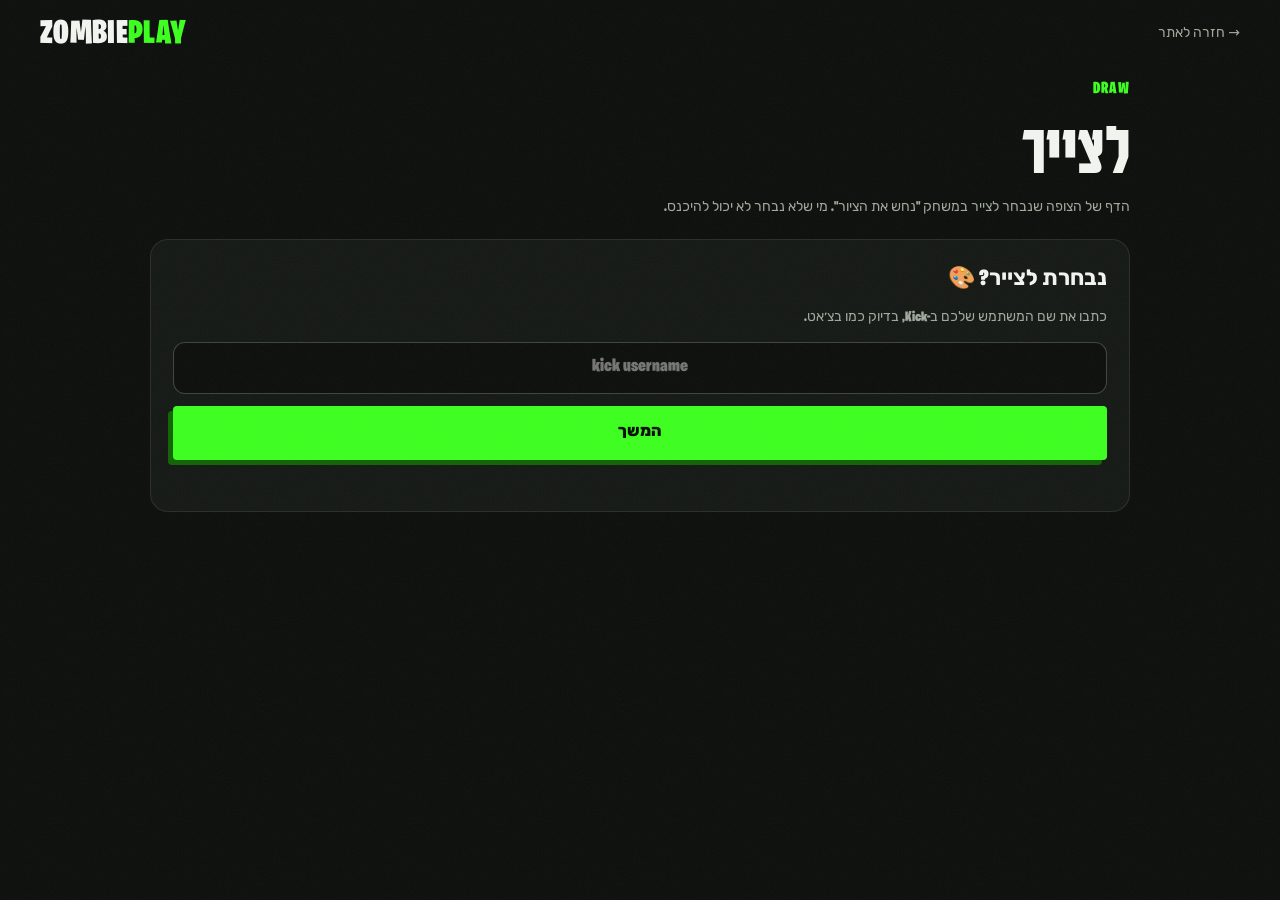
<file: zombieplay/draw.html>
<!doctype html>
<html lang="he" dir="rtl">
<head>
  <meta charset="utf-8">
  <meta name="viewport" content="width=device-width, initial-scale=1, maximum-scale=1, user-scalable=no">
  <meta name="robots" content="noindex, nofollow">
  <meta name="theme-color" content="#0d0f0d">
  <title>לצייר | ZombiePlay</title>
  <link rel="icon" type="image/png" sizes="32x32" href="assets/img/favicon-32.png">
  <link rel="preconnect" href="https://fonts.googleapis.com">
  <link rel="preconnect" href="https://fonts.gstatic.com" crossorigin>
  <link rel="stylesheet" href="https://fonts.googleapis.com/css2?family=Karantina:wght@400;700&family=Rubik:ital,wght@0,400..900;1,700..900&display=swap">
  <link rel="preload" href="assets/fonts/burbank-big-condensed-black.otf" as="font" type="font/otf" crossorigin>
  <link rel="stylesheet" href="assets/css/style.css">
  <link rel="stylesheet" href="assets/css/site.css">
  <script src="config.js"></script>
  <script src="assets/js/draw.js" defer></script>
  <style>
    .d-top { display:flex; align-items:center; justify-content:space-between; gap:12px; padding:18px 0; }
    .d-top a { color:var(--dim); font-size:14px; text-decoration:none; }
    .d-title { margin:0 0 6px; font-size:clamp(40px,7vw,72px); line-height:1; }
    .d-wrap { padding:8px 0 70px; max-width:980px; margin:0 auto; }
    .d-card { margin-top:20px; padding:22px; border:1px solid var(--line); border-radius:18px; background:var(--ink-2); }
    .d-card h2 { margin:0 0 10px; font-size:22px; }
    .d-card input[type=text] { width:100%; min-height:52px; padding:0 16px; border:1px solid rgba(255,255,255,.22); border-radius:12px; background:var(--ink); color:var(--text); font:inherit; font-size:18px; direction:ltr; text-align:center; }
    .d-card .btn { margin-top:12px; width:100%; }
    .d-code { margin:14px 0; padding:18px; border:2px dashed var(--accent); border-radius:16px; text-align:center; font-size:clamp(48px,14vw,84px); font-weight:900; letter-spacing:.12em; color:var(--accent); direction:ltr; }
    .d-msg { min-height:1.4em; margin:10px 0 0; font-size:14px; color:var(--live); }
    .d-word { display:flex; flex-wrap:wrap; align-items:baseline; justify-content:space-between; gap:10px; margin-bottom:12px; }
    .d-word b { font-size:clamp(34px,8vw,56px); color:var(--accent); }
    .d-time { font-size:22px; font-weight:800; direction:ltr; }
    #board { display:block; width:100%; height:auto; aspect-ratio:10/7; border-radius:14px; background:#f7f9f3; touch-action:none; cursor:crosshair; }
    .d-tools { display:flex; flex-wrap:wrap; align-items:center; gap:10px; margin-top:12px; }
    .d-color { width:38px; height:38px; border-radius:50%; border:3px solid transparent; cursor:pointer; padding:0; }
    .d-color.on { border-color:#fff; box-shadow:0 0 0 2px var(--accent); }
    .d-size { min-width:46px; height:38px; border:1px solid var(--line); border-radius:10px; background:var(--ink); color:var(--text); cursor:pointer; font:inherit; }
    .d-size.on { border-color:var(--accent); color:var(--accent); }
    .d-tool { height:38px; padding:0 14px; border:1px solid var(--line); border-radius:10px; background:var(--ink); color:var(--text); cursor:pointer; font:inherit; }
    .d-note { margin-top:10px; font-size:13px; color:var(--dim); }
    [hidden] { display:none !important; }
  </style>
</head>
<body>
  <div class="container">
    <div class="d-top">
      <a href="./">→ חזרה לאתר</a>
      <span class="brand__word"><span>ZOMBIE</span><b>PLAY</b></span>
    </div>

    <main class="d-wrap">
      <p class="eyebrow">DRAW</p>
      <h1 class="d-title display">לצייר</h1>
      <p class="muted">הדף של הצופה שנבחר לצייר במשחק "נחש את הציור". מי שלא נבחר לא יכול להיכנס.</p>

      <section class="d-card" id="stepName">
        <h2>נבחרת לצייר? 🎨</h2>
        <p class="muted" style="margin-bottom:12px">כתבו את שם המשתמש שלכם ב-Kick, בדיוק כמו בצ׳אט.</p>
        <form id="nameForm" autocomplete="off">
          <input type="text" id="nameInput" maxlength="40" placeholder="kick username" required>
          <button class="btn btn--primary" type="submit">המשך</button>
        </form>
        <p class="d-msg" id="nameMsg" role="alert"></p>
      </section>

      <section class="d-card" id="stepCode" hidden>
        <h2>עוד צעד: אימות ✅</h2>
        <p class="muted">כדי שהמילה תגיע רק אליכם, כתבו <b>בצ׳אט של Kick</b> (מהחשבון שלכם) את הקוד הזה:</p>
        <div class="d-code" id="codeBox">0000</div>
        <p class="muted" id="codeWait">מחכה לקוד בצ׳אט…</p>
        <p class="d-note">אם לא נבחרתם, או שעבר הזמן, הדף יציג את זה לבד.</p>
      </section>

      <section class="d-card" id="stepDraw" hidden>
        <div class="d-word">
          <div><span class="muted">המילה שלכם לצייר:</span><br><b id="wordBox">—</b> <span class="muted" id="catBox"></span></div>
          <div class="d-time" id="timeBox">0:00</div>
        </div>
        <canvas id="board" width="1000" height="700"></canvas>
        <div class="d-tools">
          <span id="colors" style="display:flex;gap:8px;flex-wrap:wrap"></span>
          <span id="sizes" style="display:flex;gap:6px"></span>
          <button class="d-tool" id="undoBtn" type="button">↩️ בטל</button>
          <button class="d-tool" id="clearBtn" type="button">🧽 נקה</button>
        </div>
        <p class="d-note">הצופים מנחשים בצ׳אט ורואים את הציור בשידור. אסור לכתוב את המילה בציור או בצ׳אט.</p>
        <p class="d-msg" id="drawMsg" role="status"></p>
      </section>

      <section class="d-card" id="stepEnd" hidden>
        <h2 id="endTitle">הסיבוב נגמר</h2>
        <p class="muted" id="endText"></p>
      </section>
    </main>
  </div>
</body>
</html>
</file>
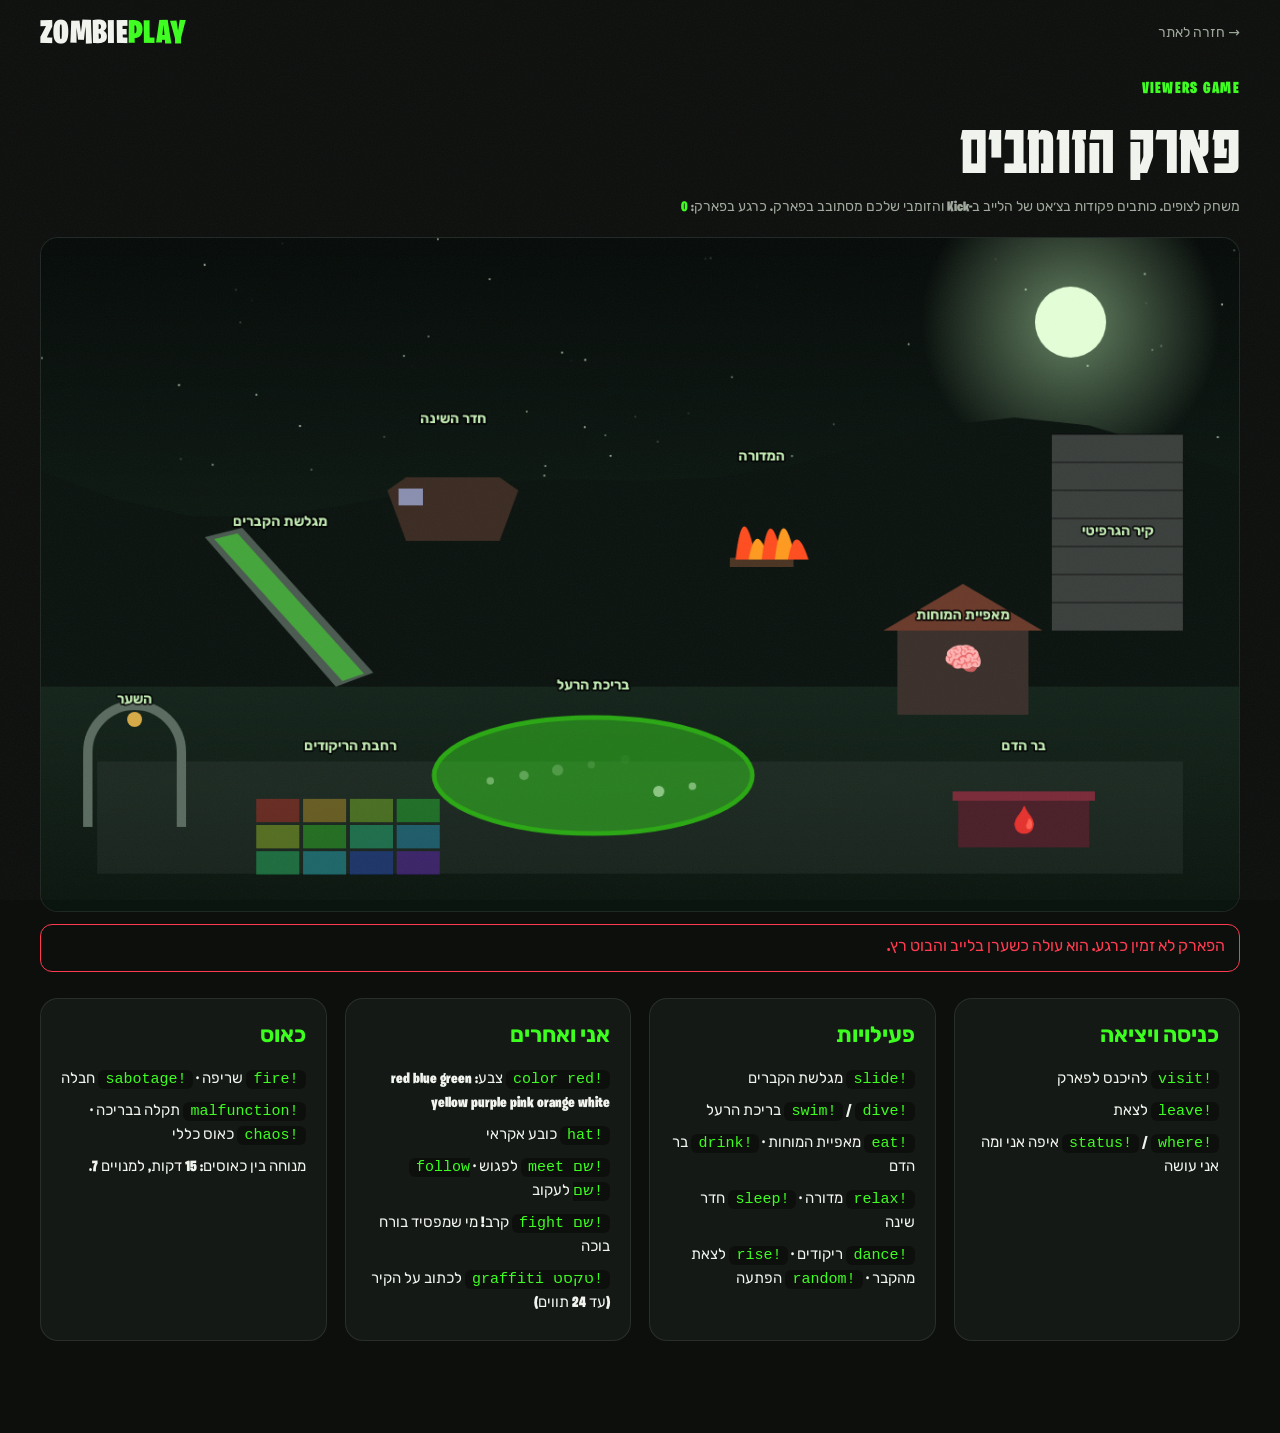
<file: zombieplay/game.html>
<!doctype html>
<html lang="he" dir="rtl">
<head>
  <meta charset="utf-8">
  <meta name="viewport" content="width=device-width, initial-scale=1">
  <title>פארק הזומבים | ZombiePlay</title>
  <meta name="description" content="פארק הזומבים: משחק לצופים של ZombiePlay. כותבים פקודות בצ'אט של הלייב והזומבי שלכם מסתובב בפארק.">
  <meta name="theme-color" content="#0d0f0d">
  <link rel="icon" type="image/png" sizes="32x32" href="assets/img/favicon-32.png">
  <link rel="preconnect" href="https://fonts.googleapis.com">
  <link rel="preconnect" href="https://fonts.gstatic.com" crossorigin>
  <link rel="stylesheet" href="https://fonts.googleapis.com/css2?family=Karantina:wght@400;700&family=Rubik:ital,wght@0,400..900;1,700..900&display=swap">
  <link rel="preload" href="assets/fonts/burbank-big-condensed-black.otf" as="font" type="font/otf" crossorigin>
  <link rel="stylesheet" href="assets/css/style.css">
  <link rel="stylesheet" href="assets/css/site.css">
  <script src="config.js"></script>
  <style>
    .g-top { display:flex; align-items:center; justify-content:space-between; gap:12px; padding:18px 0; }
    .g-top a { color:var(--dim); font-size:14px; text-decoration:none; }
    .g-top a:hover { color:var(--accent); }
    .g-title { margin:0 0 6px; font-size:clamp(40px,7vw,72px); line-height:1; }
    .g-wrap { padding:8px 0 80px; }
    #park { display:block; width:100%; height:auto; aspect-ratio:16/9; margin-top:18px; border:1px solid var(--line); border-radius:18px; background:#0a130e; }
    .g-status { margin:12px 0 0; padding:10px 14px; border:1px solid var(--live); border-radius:12px; color:var(--live); }
    .g-help { display:grid; gap:18px; grid-template-columns:repeat(auto-fit,minmax(min(100%,260px),1fr)); margin-top:26px; }
    .g-card { padding:20px; border:1px solid var(--line); border-radius:18px; background:var(--ink-2); }
    .g-card h2 { margin:0 0 10px; font-size:22px; color:var(--accent); }
    .g-card ul { margin:0; padding:0; list-style:none; }
    .g-card li { padding:4px 0; font-size:15px; }
    .g-card code { padding:1px 7px; border-radius:6px; background:var(--ink); color:var(--accent); direction:ltr; unicode-bidi:embed; }
    [hidden] { display:none !important; }
  </style>
</head>
<body>
  <div class="container">
    <div class="g-top">
      <a href="./">→ חזרה לאתר</a>
      <span class="brand__word"><span>ZOMBIE</span><b>PLAY</b></span>
    </div>

    <main class="g-wrap">
      <p class="eyebrow">VIEWERS GAME</p>
      <h1 class="g-title display">פארק הזומבים</h1>
      <p class="muted">משחק לצופים. כותבים פקודות בצ׳אט של הלייב ב-Kick והזומבי שלכם מסתובב בפארק. כרגע בפארק: <b id="count" class="num" style="color:var(--accent)">0</b></p>

      <canvas id="park" data-stickers="assets/img/stickers/" aria-label="פארק הזומבים"></canvas>
      <p class="g-status" id="status" hidden></p>

      <div class="g-help">
        <section class="g-card"><h2>כניסה ויציאה</h2><ul>
          <li><code>visit!</code> להיכנס לפארק</li>
          <li><code>leave!</code> לצאת</li>
          <li><code>status!</code> / <code>where!</code> איפה אני ומה אני עושה</li>
        </ul></section>
        <section class="g-card"><h2>פעילויות</h2><ul>
          <li><code>slide!</code> מגלשת הקברים</li>
          <li><code>swim!</code> / <code>dive!</code> בריכת הרעל</li>
          <li><code>eat!</code> מאפיית המוחות · <code>drink!</code> בר הדם</li>
          <li><code>relax!</code> מדורה · <code>sleep!</code> חדר שינה</li>
          <li><code>dance!</code> ריקודים · <code>rise!</code> לצאת מהקבר · <code>random!</code> הפתעה</li>
        </ul></section>
        <section class="g-card"><h2>אני ואחרים</h2><ul>
          <li><code>color red!</code> צבע: red blue green yellow purple pink orange white</li>
          <li><code>hat!</code> כובע אקראי</li>
          <li><code>meet שם!</code> לפגוש · <code>follow שם!</code> לעקוב</li>
          <li><code>fight שם!</code> קרב! מי שמפסיד בורח בוכה</li>
          <li><code>graffiti טקסט!</code> לכתוב על הקיר (עד 24 תווים)</li>
        </ul></section>
        <section class="g-card"><h2>כאוס</h2><ul>
          <li><code>fire!</code> שריפה · <code>sabotage!</code> חבלה</li>
          <li><code>malfunction!</code> תקלה בבריכה · <code>chaos!</code> כאוס כללי</li>
          <li>מנוחה בין כאוסים: 15 דקות, למנויים 7.</li>
        </ul></section>
      </div>
    </main>
  </div>
  <script src="assets/js/game.js"></script>
</body>
</html>
</file>
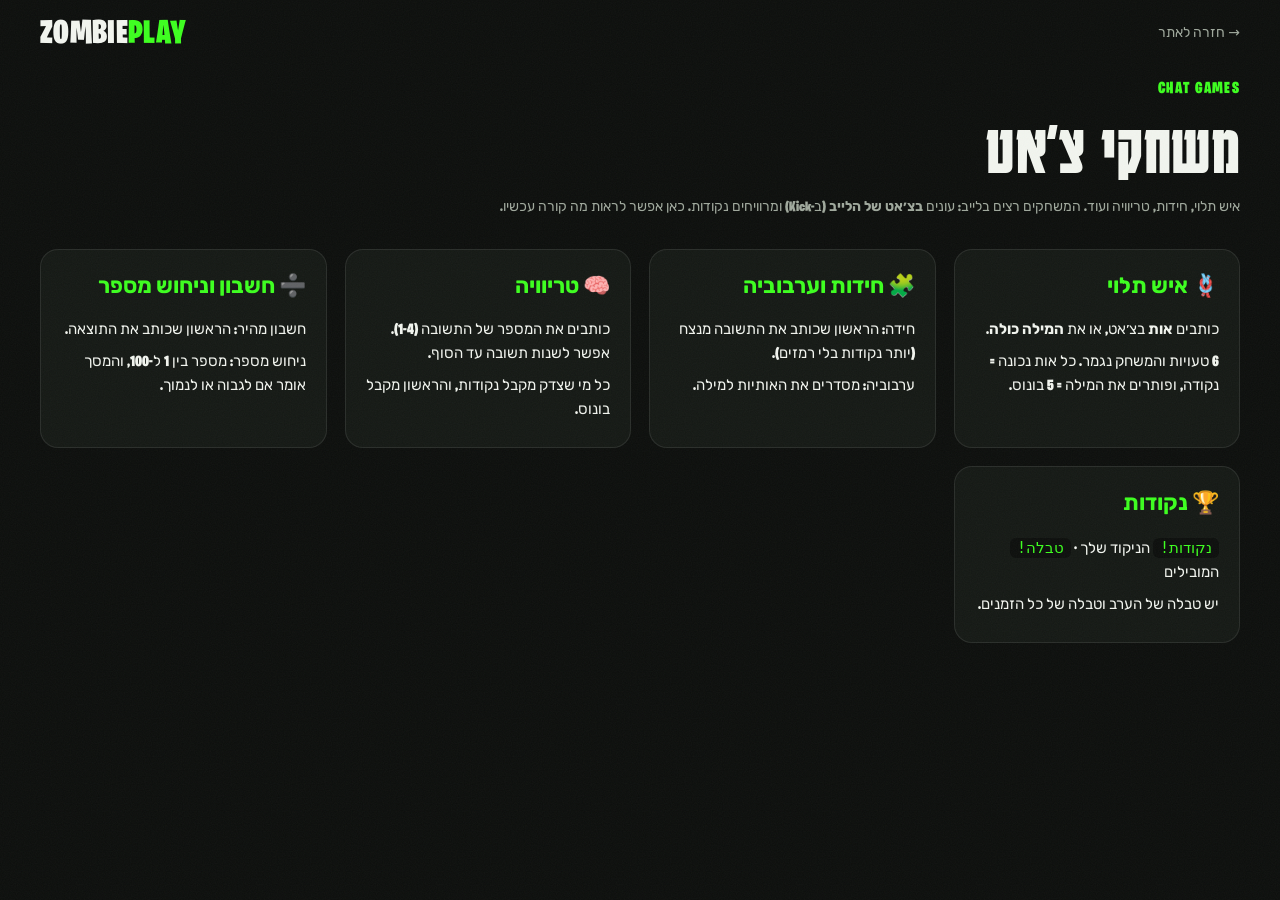
<file: zombieplay/games.html>
<!doctype html>
<html lang="he" dir="rtl">
<head>
  <meta charset="utf-8">
  <meta name="viewport" content="width=device-width, initial-scale=1">
  <title>משחקי צ'אט | ZombiePlay</title>
  <meta name="description" content="משחקי צ'אט של ZombiePlay: איש תלוי, חידות, טריוויה ועוד. עונים בצ'אט של הלייב ומרוויחים נקודות.">
  <meta name="theme-color" content="#0d0f0d">
  <link rel="icon" type="image/png" sizes="32x32" href="assets/img/favicon-32.png">
  <link rel="preconnect" href="https://fonts.googleapis.com">
  <link rel="preconnect" href="https://fonts.gstatic.com" crossorigin>
  <link rel="stylesheet" href="https://fonts.googleapis.com/css2?family=Karantina:wght@400;700&family=Rubik:ital,wght@0,400..900;1,700..900&display=swap">
  <link rel="preload" href="assets/fonts/burbank-big-condensed-black.otf" as="font" type="font/otf" crossorigin>
  <link rel="stylesheet" href="assets/css/style.css">
  <link rel="stylesheet" href="assets/css/site.css">
  <script src="config.js"></script>
  <style>
    .g-top { display:flex; align-items:center; justify-content:space-between; gap:12px; padding:18px 0; }
    .g-top a { color:var(--dim); font-size:14px; text-decoration:none; }
    .g-top a:hover { color:var(--accent); }
    .g-title { margin:0 0 6px; font-size:clamp(40px,7vw,72px); line-height:1; }
    .g-wrap { padding:8px 0 80px; }
    #cg { margin-top:22px; }
    .g-help { display:grid; gap:18px; grid-template-columns:repeat(auto-fit,minmax(min(100%,260px),1fr)); margin-top:30px; }
    .g-card { padding:20px; border:1px solid var(--line); border-radius:18px; background:var(--ink-2); }
    .g-card h2 { margin:0 0 10px; font-size:22px; color:var(--accent); }
    .g-card ul { margin:0; padding:0; list-style:none; }
    .g-card li { padding:4px 0; font-size:15px; }
    .g-card code { padding:1px 7px; border-radius:6px; background:var(--ink); color:var(--accent); direction:ltr; unicode-bidi:embed; }
    [hidden] { display:none !important; }
  </style>
</head>
<body>
  <div class="container">
    <div class="g-top">
      <a href="./">→ חזרה לאתר</a>
      <span class="brand__word"><span>ZOMBIE</span><b>PLAY</b></span>
    </div>

    <main class="g-wrap">
      <p class="eyebrow">CHAT GAMES</p>
      <h1 class="g-title display nochrome">משחקי צ׳אט</h1>
      <p class="muted nochrome">איש תלוי, חידות, טריוויה ועוד. המשחקים רצים בלייב: עונים <b>בצ׳אט של הלייב</b> (ב-Kick) ומרוויחים נקודות. כאן אפשר לראות מה קורה עכשיו.</p>

      <div id="cg"></div>

      <div class="g-help">
        <section class="g-card"><h2>🪢 איש תלוי</h2><ul>
          <li>כותבים <b>אות</b> בצ׳אט, או את <b>המילה כולה</b>.</li>
          <li>6 טעויות והמשחק נגמר. כל אות נכונה = נקודה, ופותרים את המילה = 5 בונוס.</li>
        </ul></section>
        <section class="g-card"><h2>🧩 חידות וערבוביה</h2><ul>
          <li>חידה: הראשון שכותב את התשובה מנצח (יותר נקודות בלי רמזים).</li>
          <li>ערבוביה: מסדרים את האותיות למילה.</li>
        </ul></section>
        <section class="g-card"><h2>🧠 טריוויה</h2><ul>
          <li>כותבים את המספר של התשובה (1-4). אפשר לשנות תשובה עד הסוף.</li>
          <li>כל מי שצדק מקבל נקודות, והראשון מקבל בונוס.</li>
        </ul></section>
        <section class="g-card"><h2>➗ חשבון וניחוש מספר</h2><ul>
          <li>חשבון מהיר: הראשון שכותב את התוצאה.</li>
          <li>ניחוש מספר: מספר בין 1 ל-100, והמסך אומר אם לגבוה או לנמוך.</li>
        </ul></section>
        <section class="g-card"><h2>🏆 נקודות</h2><ul>
          <li><code>!נקודות</code> הניקוד שלך · <code>!טבלה</code> המובילים</li>
          <li>יש טבלה של הערב וטבלה של כל הזמנים.</li>
        </ul></section>
      </div>
    </main>
  </div>
  <script src="assets/js/games.js"></script>
</body>
</html>
</file>
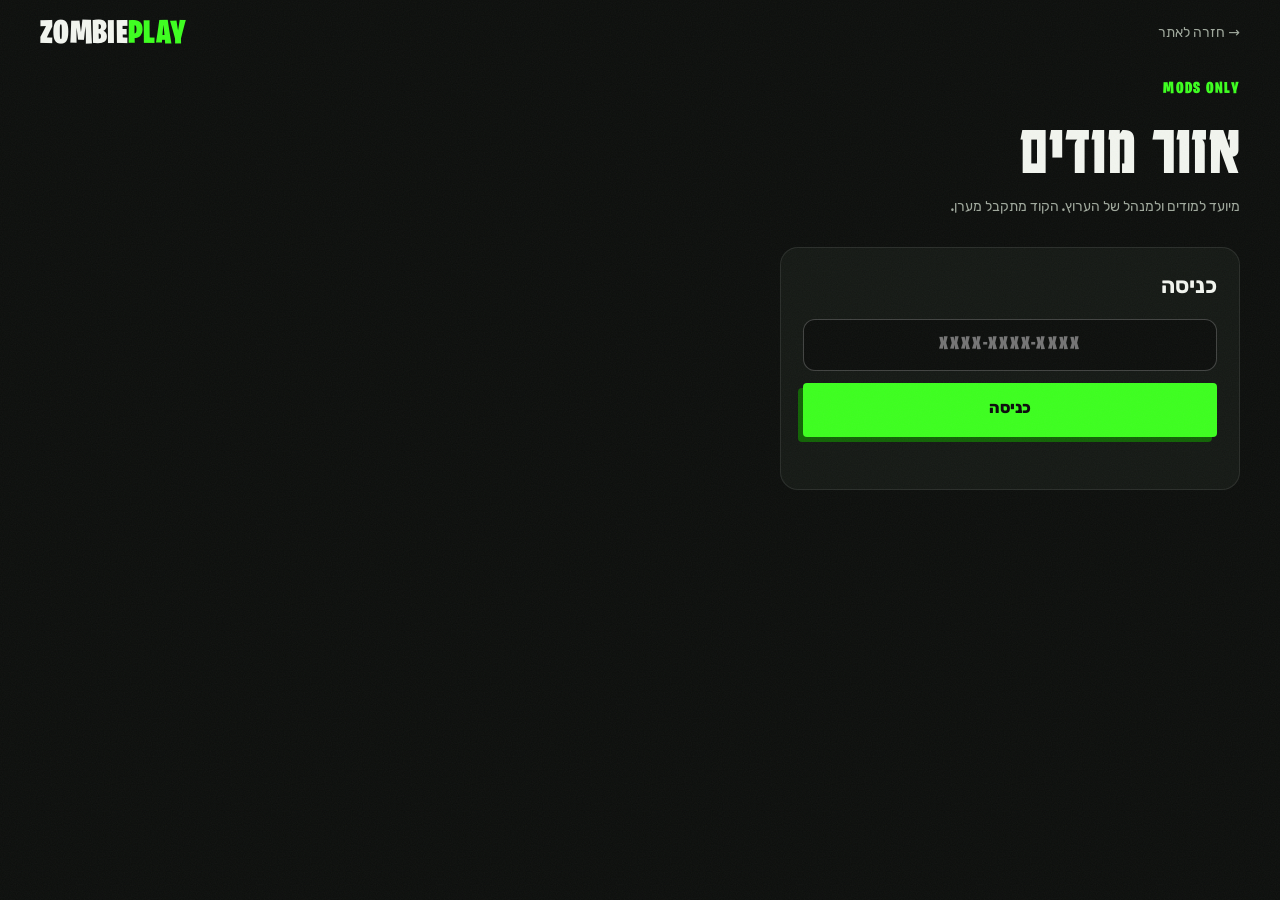
<file: zombieplay/mod.html>
<!doctype html>
<html lang="he" dir="rtl">
<head>
  <meta charset="utf-8">
  <meta name="viewport" content="width=device-width, initial-scale=1">
  <meta name="robots" content="noindex, nofollow">
  <meta name="theme-color" content="#0d0f0d">
  <title>אזור מודים | ZombiePlay</title>
  <link rel="icon" type="image/png" sizes="32x32" href="assets/img/favicon-32.png">
  <link rel="preconnect" href="https://fonts.googleapis.com">
  <link rel="preconnect" href="https://fonts.gstatic.com" crossorigin>
  <link rel="stylesheet" href="https://fonts.googleapis.com/css2?family=Karantina:wght@400;700&family=Rubik:ital,wght@0,400..900;1,700..900&display=swap">
  <link rel="preload" href="assets/fonts/burbank-big-condensed-black.otf" as="font" type="font/otf" crossorigin>
  <link rel="stylesheet" href="assets/css/style.css">
  <link rel="stylesheet" href="assets/css/site.css">
  <script>document.documentElement.classList.add('js')</script>
  <script src="config.js"></script>
  <script src="assets/js/mod.js" defer></script>
  <style>
    .mod-top { display:flex; align-items:center; justify-content:space-between; gap:12px; padding:18px 0; }
    .mod-top a { color:var(--dim); font-size:14px; text-decoration:none; }
    .mod-top a:hover { color:var(--accent); }
    .mod-main { padding:8px 0 80px; }
    .mod-title { margin:0 0 6px; font-size:clamp(40px,7vw,72px); line-height:1; }
    .mod-card { padding:22px; border:1px solid var(--line); border-radius:18px; background:var(--ink-2); }
    .mod-card h2 { margin:0 0 14px; font-size:22px; }
    .mod-login { max-width:460px; margin:28px 0; }
    .mod-login form { display:grid; gap:12px; }
    .mod-login input { min-height:52px; padding:0 16px; border:1px solid rgba(255,255,255,.22); border-radius:12px; background:var(--ink); color:var(--text); font:inherit; font-size:18px; letter-spacing:.12em; text-align:center; text-transform:uppercase; direction:ltr; }
    .mod-login input:focus { outline:2px solid var(--accent); outline-offset:2px; }
    .mod-msg { min-height:1.4em; margin:10px 0 0; font-size:14px; color:var(--live); }
    .mod-bar { display:flex; flex-wrap:wrap; align-items:center; gap:10px; margin:6px 0 20px; }
    .mod-pill { display:inline-flex; align-items:center; gap:6px; padding:5px 12px; border-radius:999px; background:var(--ink-4); color:var(--text); font-size:14px; font-weight:700; }
    .mod-pill.on { background:rgba(61,255,31,.16); color:var(--accent); }
    .mod-pill.bad { background:rgba(255,59,79,.16); color:var(--live); }
    .mod-pill.warn { background:rgba(255,200,40,.16); color:#ffc828; }
    .mod-grid { display:grid; gap:18px; grid-template-columns:repeat(auto-fit,minmax(min(100%,320px),1fr)); }
    .mod-kv { display:grid; grid-template-columns:repeat(3,1fr); gap:10px; margin-bottom:14px; }
    .mod-kv div { padding:12px; border:1px solid var(--line); border-radius:12px; background:var(--ink); }
    .mod-kv span { display:block; font-size:12px; color:var(--dim); }
    .mod-kv b { display:block; margin-top:2px; font-size:26px; color:var(--accent); }
    .mod-actions { display:flex; flex-wrap:wrap; gap:10px; }
    .mod-actions .btn { min-height:44px; }
    .mod-log { max-height:340px; margin:0; padding:0; overflow:auto; list-style:none; }
    .mod-log li { display:flex; gap:10px; padding:7px 0; border-bottom:1px solid var(--line); font-size:14px; }
    .mod-log time { flex:none; color:var(--dim); direction:ltr; }
    .mod-log .t { min-width:0; overflow-wrap:anywhere; unicode-bidi:plaintext; }
    .mod-info h3 { margin:16px 0 8px; font-size:16px; color:var(--accent); }
    .mod-info ul { margin:0; padding-inline-start:20px; }
    .mod-info li { margin:5px 0; }
    .mod-info code { padding:2px 6px; border-radius:6px; background:var(--ink); color:var(--accent); direction:ltr; unicode-bidi:embed; }
    .mod-offline { margin-bottom:16px; padding:12px 16px; border:1px solid var(--live); border-radius:12px; color:var(--live); }
    .mod-cg-head { display:flex; align-items:center; justify-content:space-between; gap:12px; margin-bottom:14px; }
    .mod-cg-head h2 { margin:0; }
    .mod-eye { width:46px; height:46px; display:grid; place-items:center; flex:none; border:1px solid var(--accent); border-radius:50%; background:rgba(61,255,31,.12); color:var(--accent); cursor:pointer; transition:background .2s, color .2s, border-color .2s; }
    .mod-eye:hover { background:rgba(61,255,31,.25); }
    .mod-eye.off { border-color:var(--live); background:rgba(255,59,79,.12); color:var(--live); }
    .mod-eye svg { width:24px; height:24px; }
    .mod-settings { margin-top:14px; padding-top:14px; border-top:1px solid var(--line); }
    .mod-settings h3 { margin:0 0 10px; font-size:16px; color:var(--accent); }
    .mod-set { display:flex; align-items:center; justify-content:space-between; gap:12px; margin:8px 0; font-size:14px; color:var(--dim); flex-wrap:wrap; }
    .mod-set span { display:flex; gap:8px; align-items:center; }
    .mod-set input, .mod-set select { width:88px; min-height:40px; padding:0 10px; border:1px solid rgba(255,255,255,.22); border-radius:10px; background:var(--ink); color:var(--text); font:inherit; direction:ltr; text-align:center; }
    .mod-set select { width:auto; direction:rtl; }
    .mod-remove { display:flex; gap:8px; margin-top:12px; }
    .mod-remove input { flex:1; min-width:0; min-height:44px; padding:0 14px; border:1px solid rgba(255,255,255,.22); border-radius:12px; background:var(--ink); color:var(--text); font:inherit; }
    .mod-goal + .mod-goal { margin-top:14px; }
    .mod-goal__top { display:flex; justify-content:space-between; gap:10px; margin-bottom:6px; font-size:14px; }
    .mod-goal__top b { font-size:20px; }
    [hidden] { display:none !important; }
  </style>
</head>
<body>
  <div class="container">
    <div class="mod-top">
      <a href="./">→ חזרה לאתר</a>
      <span class="brand__word"><span>ZOMBIE</span><b>PLAY</b></span>
    </div>

    <main class="mod-main">
      <p class="eyebrow">MODS ONLY</p>
      <h1 class="mod-title display">אזור מודים</h1>
      <p class="muted">מיועד למודים ולמנהל של הערוץ. הקוד מתקבל מערן.</p>

      <section class="mod-card mod-login" id="loginBox">
        <h2>כניסה</h2>
        <form id="loginForm" autocomplete="off">
          <input id="code" type="password" inputmode="text" placeholder="XXXX-XXXX-XXXX" maxlength="24" autocomplete="off" required>
          <button class="btn btn--primary" type="submit">כניסה</button>
        </form>
        <p class="mod-msg" id="loginMsg" role="alert"></p>
      </section>

      <div id="panel" hidden>
        <div class="mod-bar">
          <span class="mod-pill" id="rolePill">—</span>
          <span class="mod-pill" id="botPill">—</span>
          <span class="mod-pill" id="liveKick">Kick</span>
          <span class="mod-pill" id="liveYt">YouTube</span>
          <button class="btn btn--ghost btn--sm" id="logout" type="button" style="margin-inline-start:auto">התנתקות</button>
        </div>
        <div class="mod-offline" id="offline" hidden>הבוט כבוי כרגע או לא זמין. הנתונים למטה הם האחרונים שהתקבלו.</div>

        <div class="mod-grid">
          <section class="mod-card">
            <h2>הגנה מפני בוטים</h2>
            <div class="mod-kv">
              <div><span>באנים</span><b class="num" id="bans">0</b></div>
              <div><span>טיים-אאוטים</span><b class="num" id="timeouts">0</b></div>
              <div><span>נעילה</span><b class="num" id="lock" style="font-size:20px">כבויה</b></div>
            </div>
            <div class="mod-actions" id="actions"></div>
            <p class="mod-msg" id="actionMsg" role="status"></p>
          </section>

          <section class="mod-card">
            <div class="mod-cg-head"><h2>🎲 משחקי צ׳אט</h2><button id="cgEye" class="mod-eye" type="button" hidden></button></div>
            <p class="muted" id="cgLine" style="margin-bottom:14px">—</p>
            <div class="mod-actions" id="cgStart"></div>
            <div class="mod-actions" id="cgActions" style="margin-top:10px"></div>
            <p class="muted" id="cgSeries" style="margin-top:12px;font-size:14px"></p>
            <div class="mod-settings" id="cgSettings" hidden>
              <h3>⚙️ הגדרות משחקים</h3>
              <label class="mod-set">משחקים בסדרה (0 = בלי עצירה)<span><input id="setGames" type="number" min="0" max="50"><button class="btn btn--ghost btn--sm" type="button" data-set="games">שמור</button></span></label>
              <label class="mod-set">הפסקה בין משחקים (שניות)<span><input id="setGap" type="number" min="3" max="600"><button class="btn btn--ghost btn--sm" type="button" data-set="gap">שמור</button></span></label>
              <label class="mod-set">המשך אוטומטי אחרי הסיכום (שניות, 0 = המוד מחליט)<span><input id="setCont" type="number" min="0" max="900"><button class="btn btn--ghost btn--sm" type="button" data-set="continue">שמור</button></span></label>
              <label class="mod-set">זמן למשחק (שניות)<span><select id="setType"></select><input id="setTime" type="number" min="10" max="900"><button class="btn btn--ghost btn--sm" type="button" data-set="time">שמור</button></span></label>
            </div>
            <p class="mod-msg" id="cgMsg" role="status"></p>
            <p class="muted" style="margin-top:10px;font-size:13px"><a href="games.html" style="color:var(--accent)">פתח את המשחקים</a> · בצ׳אט: <code>!cg start hangman · skip · stop · auto on|off</code></p>
          </section>

          <section class="mod-card">
            <h2>🎮 פארק הזומבים</h2>
            <p class="muted" id="gameLine" style="margin-bottom:14px">—</p>
            <div class="mod-actions" id="gameActions"></div>
            <form id="removeForm" class="mod-remove" hidden autocomplete="off">
              <input id="removeName" type="text" maxlength="30" placeholder="שם של זומבי להוצאה מהפארק">
              <button class="btn btn--ghost btn--sm" type="submit">🚪 הוצא</button>
            </form>
            <p class="mod-msg" id="gameMsg" role="status"></p>
            <p class="muted" style="margin-top:10px;font-size:13px"><a href="game.html" style="color:var(--accent)">פתח את הפארק</a> · בצ׳אט: <code>!park chaos · clear · pause · resume · reset · remove שם</code></p>
          </section>

          <section class="mod-card">
            <h2>הלייב והיעדים</h2>
            <p class="muted" id="liveLine" style="margin-bottom:14px">—</p>
            <div id="goals"></div>
          </section>

          <section class="mod-card">
            <h2>פעולות אחרונות של הבוט</h2>
            <ul class="mod-log" id="recent"><li class="muted">עוד לא קרה כלום.</li></ul>
          </section>

          <section class="mod-card mod-info" id="info">
            <h2>מידע למודים</h2>
            <div id="infoBody"></div>
          </section>
        </div>
      </div>
    </main>
  </div>
</body>
</html>
</file>
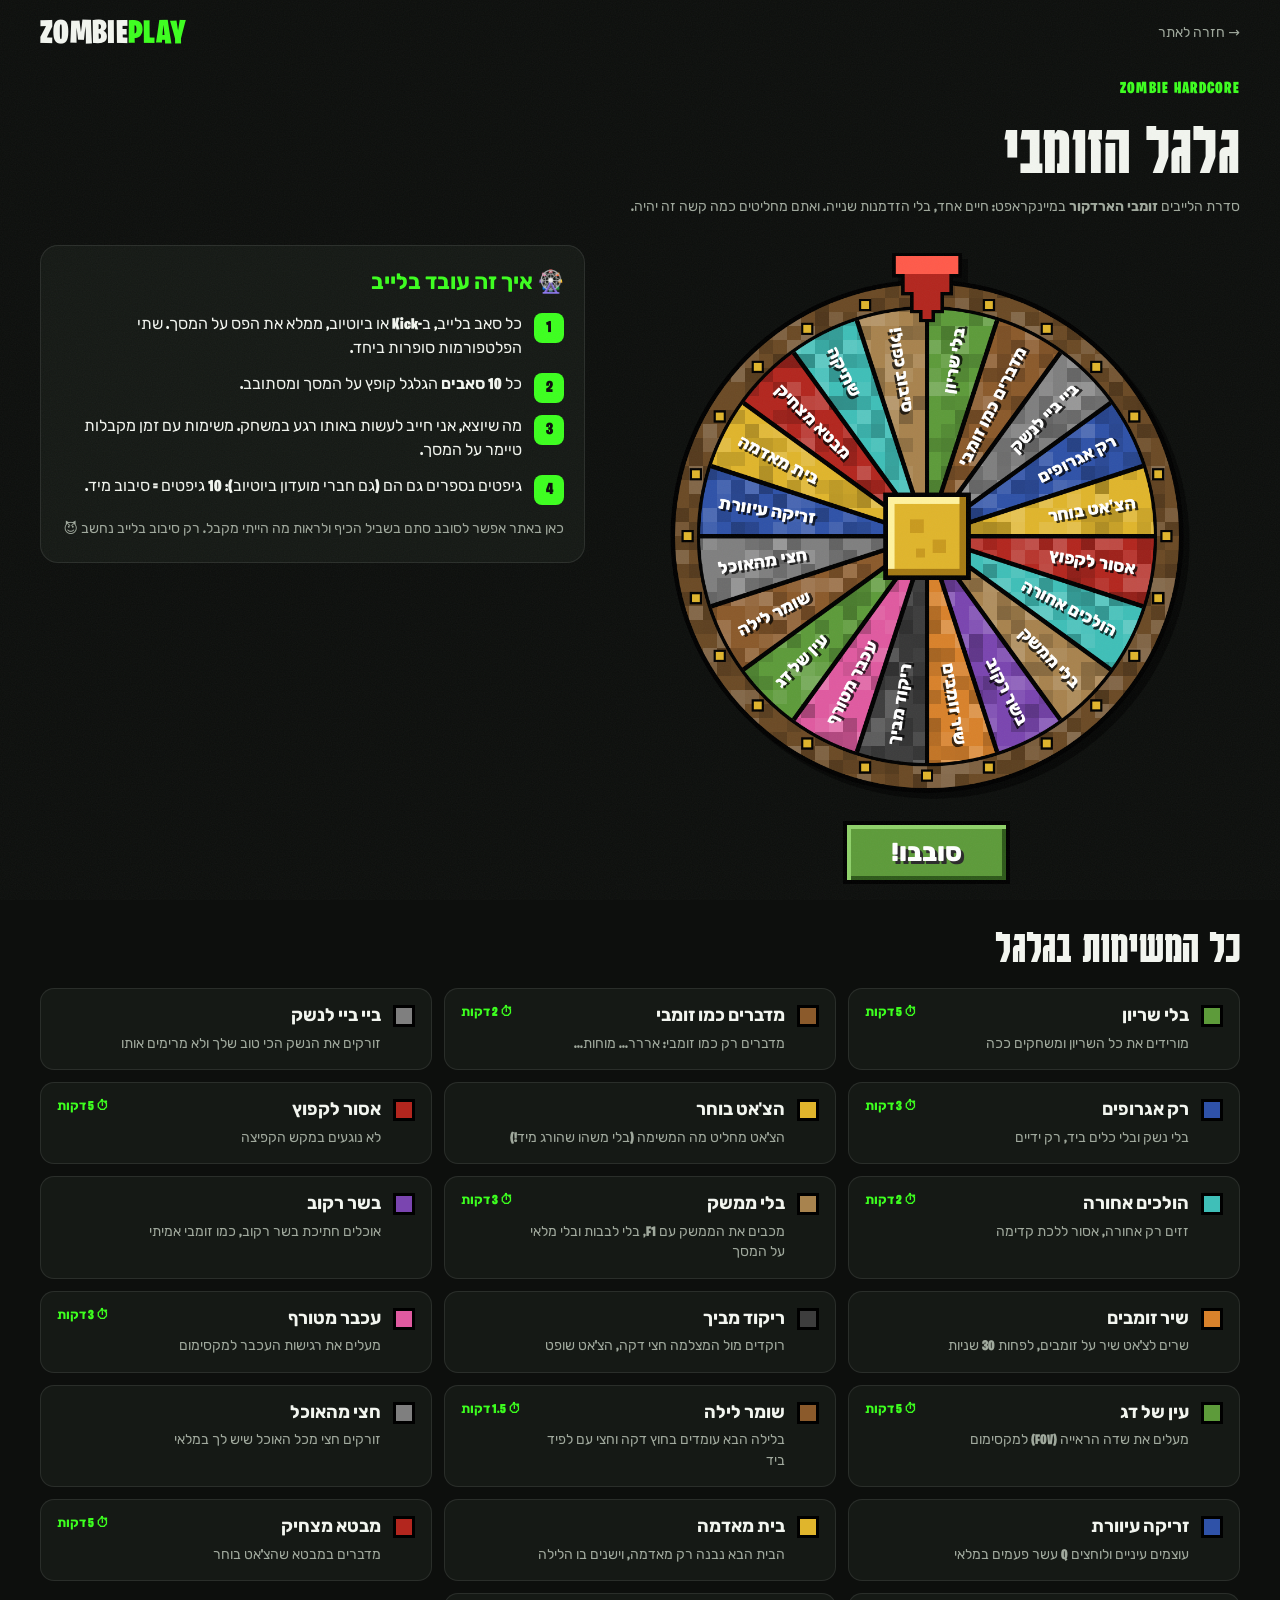
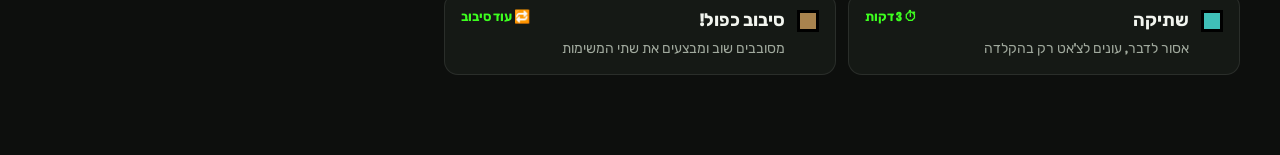
<file: zombieplay/wheel.html>
<!doctype html>
<html lang="he" dir="rtl">
<head>
  <meta charset="utf-8">
  <meta name="viewport" content="width=device-width, initial-scale=1">
  <title>גלגל הזומבי | ZombiePlay</title>
  <meta name="description" content="זומבי הארדקור במיינקראפט: בכל 10 סאבים בלייב (Kick + YouTube) גלגל הזומבי מסתובב ובוחר משימה שאני חייב לבצע. כל המשימות, ואפשר לסובב בעצמכם.">
  <meta name="theme-color" content="#0d0f0d">
  <link rel="icon" type="image/png" sizes="32x32" href="assets/img/favicon-32.png">
  <link rel="preconnect" href="https://fonts.googleapis.com">
  <link rel="preconnect" href="https://fonts.gstatic.com" crossorigin>
  <link rel="stylesheet" href="https://fonts.googleapis.com/css2?family=Karantina:wght@400;700&family=Rubik:ital,wght@0,400..900;1,700..900&display=swap">
  <link rel="preload" href="assets/fonts/burbank-big-condensed-black.otf" as="font" type="font/otf" crossorigin>
  <link rel="stylesheet" href="assets/css/style.css">
  <link rel="stylesheet" href="assets/css/site.css">
  <script src="config.js"></script>
  <style>
    .g-top { display:flex; align-items:center; justify-content:space-between; gap:12px; padding:18px 0; }
    .g-top a { color:var(--dim); font-size:14px; text-decoration:none; }
    .g-top a:hover { color:var(--accent); }
    .g-title { margin:0 0 6px; font-size:clamp(40px,7vw,72px); line-height:1; }
    .g-wrap { padding:8px 0 80px; }
    [hidden] { display:none !important; }

    .w-main { display:grid; gap:28px; grid-template-columns:minmax(0,1.15fr) minmax(0,1fr); align-items:start; margin-top:26px; }
    @media (max-width: 860px) { .w-main { grid-template-columns:1fr; } }
    .w-wheel { display:flex; flex-direction:column; align-items:center; gap:16px; }
    #wCanvas { width:min(100%,560px); aspect-ratio:1; display:block; filter:drop-shadow(6px 6px 0 rgba(0,0,0,.5)); }
    #wSpin { font:800 26px var(--font); color:#fff; text-shadow:3px 3px 0 #2a2a2a; background:#5d9b3a; border:4px solid #000; padding:12px 44px; cursor:pointer;
      box-shadow:inset 4px 4px 0 #8fd16a, inset -4px -4px 0 #2e5a1a; }
    #wSpin:hover:not(:disabled) { background:#6fb446; }
    #wSpin:disabled { opacity:.6; cursor:wait; }
    .w-result { width:min(100%,560px); display:flex; gap:14px; align-items:flex-start; padding:16px 18px; background:#c6c6c6; border:4px solid #000;
      box-shadow:inset 4px 4px 0 #fff, inset -4px -4px 0 #555; color:#3f3f3f; }
    .w-result .w-sw { width:30px; height:30px; margin-top:4px; }
    .w-result b { display:block; font-size:28px; color:#3f3f15; }
    .w-result p { margin:4px 0 0; font-weight:600; }
    .w-result small { display:block; margin-top:6px; font-weight:800; font-size:15px; }

    .g-card { padding:20px; border:1px solid var(--line); border-radius:18px; background:var(--ink-2); }
    .g-card h2 { margin:0 0 12px; font-size:22px; color:var(--accent); }
    .w-steps { margin:0; padding:0; list-style:none; display:grid; gap:12px; counter-reset:s; }
    .w-steps li { display:flex; gap:12px; align-items:flex-start; font-size:16px; line-height:1.5; }
    .w-steps li::before { counter-increment:s; content:counter(s); flex:none; width:30px; height:30px; display:grid; place-items:center;
      background:var(--accent); color:var(--on-accent); font-weight:800; border-radius:8px; }
    .w-note { margin:14px 0 0; color:var(--dim); font-size:14px; }

    .w-list-head { margin:44px 0 14px; font-size:clamp(30px,5vw,46px); line-height:1; }
    .w-tasks { margin:0; padding:0; list-style:none; display:grid; gap:12px; grid-template-columns:repeat(auto-fill,minmax(min(100%,300px),1fr)); }
    .w-task { display:flex; gap:12px; align-items:flex-start; padding:14px 16px; border:1px solid var(--line); border-radius:14px; background:var(--ink-2); }
    .w-task b { font-size:18px; }
    .w-task p { margin:3px 0 0; color:var(--dim); font-size:14px; line-height:1.45; }
    .w-task div { flex:1; min-width:0; }
    .w-sw { flex:none; width:22px; height:22px; border:3px solid #000; margin-top:2px; }
    .w-time { flex:none; font-size:13px; font-weight:700; color:var(--accent); white-space:nowrap; }
  </style>
</head>
<body>
  <div class="container">
    <div class="g-top">
      <a href="./">→ חזרה לאתר</a>
      <span class="brand__word"><span>ZOMBIE</span><b>PLAY</b></span>
    </div>

    <main class="g-wrap">
      <p class="eyebrow">ZOMBIE HARDCORE</p>
      <h1 class="g-title display nochrome">גלגל הזומבי</h1>
      <p class="muted nochrome">סדרת הלייבים <b>זומבי הארדקור</b> במיינקראפט: חיים אחד, בלי הזדמנות שנייה. ואתם מחליטים כמה קשה זה יהיה.</p>

      <div class="w-main">
        <div class="w-wheel">
          <canvas id="wCanvas" width="1000" height="1000" aria-label="גלגל המשימות"></canvas>
          <button id="wSpin" type="button">סובבו!</button>
          <div class="w-result" id="wResult" hidden aria-live="polite">
            <span class="w-sw" id="wResSw"></span>
            <div><b id="wResTitle"></b><p id="wResText"></p><small id="wResTime"></small></div>
          </div>
        </div>

        <section class="g-card">
          <h2>🎡 איך זה עובד בלייב</h2>
          <ol class="w-steps">
            <li><span>כל סאב בלייב, ב-Kick או ביוטיוב, ממלא את הפס על המסך. שתי הפלטפורמות סופרות ביחד.</span></li>
            <li><span>כל <b>10 סאבים</b> הגלגל קופץ על המסך ומסתובב.</span></li>
            <li><span>מה שיוצא, אני חייב לעשות באותו רגע במשחק. משימות עם זמן מקבלות טיימר על המסך.</span></li>
            <li><span>גיפטים נספרים גם הם (גם חברי מועדון ביוטיוב): 10 גיפטים = סיבוב מיד.</span></li>
          </ol>
          <p class="w-note">כאן באתר אפשר לסובב סתם בשביל הכיף ולראות מה הייתי מקבל. רק סיבוב בלייב נחשב 😈</p>
        </section>
      </div>

      <h2 class="w-list-head display">כל המשימות בגלגל</h2>
      <ul class="w-tasks" id="wTasks"></ul>
    </main>
  </div>
  <script src="assets/js/wheel.js"></script>
</body>
</html>
</file>
<file: zombieplay/assets/css/style.css>
/* =====================================================================
   עיצוב האתר. הצבע הראשי מגיע מ-config.js (accent)
   ===================================================================== */

:root {
  --accent: #3dff1f;
  --on-accent: #0b0d0c;
  --accent-ink: color-mix(in oklab, var(--accent) 50%, #000);
  --accent-soft: color-mix(in srgb, var(--accent) 12%, transparent);
  --accent-line: color-mix(in srgb, var(--accent) 38%, transparent);

  --ink: #0d0f0d;
  --ink-2: #151915;
  --ink-3: #1c211c;
  --ink-4: #262c25;
  --line: rgba(255, 255, 255, .09);
  --text: #f2f5ef;
  --dim: #a0a99d;

  --paper: #f1efe6;
  --paper-2: #e5e2d5;
  --paper-text: #131513;
  --paper-dim: #575c54;
  --paper-line: rgba(19, 21, 19, .14);

  --live: #ff3b4f;
  --yt: #ff0033;
  --kick: #53fc18;
  --gold: #ffc53d;
  --silver: #cdd5db;
  --bronze: #e38b50;

  --display: "Karantina", "Rubik", system-ui, sans-serif;
  --font: "Rubik", system-ui, -apple-system, "Segoe UI", Arial, sans-serif;
  --container: 1200px;
  --gutter: clamp(16px, 4vw, 32px);
  --nav-h: 68px;
  --word-len: 10;
  --word-part: 6;
  color-scheme: dark;
}

*, *::before, *::after { box-sizing: border-box; }

html {
  scroll-behavior: smooth;
  scroll-padding-top: calc(var(--nav-h) + 16px);
  -webkit-text-size-adjust: 100%;
}

body {
  margin: 0;
  background: var(--ink);
  color: var(--text);
  font-family: var(--font);
  font-size: 16px;
  line-height: 1.6;
  -webkit-font-smoothing: antialiased;
  overflow-x: hidden;
}

/* גרעיניות עדינה על כל האתר */
body::after {
  content: "";
  position: fixed;
  inset: 0;
  z-index: 90;
  pointer-events: none;
  opacity: .045;
  background-image: url("data:image/svg+xml,%3Csvg xmlns='http://www.w3.org/2000/svg' width='180' height='180'%3E%3Cfilter id='n'%3E%3CfeTurbulence type='fractalNoise' baseFrequency='.85' numOctaves='2' stitchTiles='stitch'/%3E%3C/filter%3E%3Crect width='100%25' height='100%25' filter='url(%23n)'/%3E%3C/svg%3E");
}

img { max-width: 100%; display: block; }
a { color: inherit; text-decoration: none; }
button { font: inherit; color: inherit; }
[hidden] { display: none !important; }
::selection { background: var(--accent); color: var(--on-accent); }
:focus-visible { outline: 2px solid var(--accent); outline-offset: 3px; border-radius: 4px; }

.icon { width: 1.15em; height: 1.15em; flex: none; }
.num { font-variant-numeric: tabular-nums; }
.muted { margin: 0; color: var(--dim); font-size: 14px; }
.ltr { direction: ltr; unicode-bidi: isolate; }

.container {
  width: 100%;
  max-width: calc(var(--container) + 2 * var(--gutter));
  margin-inline: auto;
  padding-inline: var(--gutter);
}

.skip {
  position: absolute;
  top: -80px;
  inset-inline-start: 12px;
  z-index: 200;
  padding: 10px 14px;
  border-radius: 6px;
  background: var(--accent);
  color: var(--on-accent);
  font-weight: 700;
}
.skip:focus { top: 12px; }

/* ---------- טיפוגרפיה ---------- */
.display {
  margin: 0 0 22px;
  font-family: var(--display);
  font-weight: 700;
  font-size: clamp(58px, 8vw, 108px);
  line-height: .9;
  letter-spacing: .005em;
}
.h3 {
  display: flex;
  align-items: center;
  gap: 10px;
  margin: 0;
  font-size: clamp(20px, 2.2vw, 26px);
  font-weight: 800;
  line-height: 1.2;
}
.h3 b { color: var(--accent); }
.eyebrow {
  margin: 0 0 16px;
  font-size: 13px;
  font-weight: 700;
  letter-spacing: .14em;
  text-transform: uppercase;
  color: var(--accent);
}
.lead {
  max-width: 56ch;
  margin: 0 0 24px;
  font-size: clamp(16px, 1.45vw, 19px);
  color: var(--dim);
}
.accent-ink { color: var(--accent-ink); }

.paper { background: var(--paper); color: var(--paper-text); }
.paper .eyebrow,
.paper .link-arrow { color: var(--accent-ink); }
.paper .lead { color: var(--paper-dim); }

/* ---------- כפתורים ---------- */
.btn {
  display: inline-flex;
  align-items: center;
  justify-content: center;
  gap: 10px;
  min-height: 54px;
  padding: 0 24px;
  border: 2px solid transparent;
  border-radius: 4px;
  font-size: 16px;
  font-weight: 800;
  cursor: pointer;
  transition: transform .18s ease, box-shadow .18s ease, border-color .18s, color .18s, background .18s;
}
.btn--primary {
  background: var(--accent);
  color: var(--on-accent);
  box-shadow: -5px 5px 0 var(--accent-ink);
}
.btn--primary:hover { transform: translate(2px, -2px); box-shadow: -7px 7px 0 var(--accent-ink); }
.btn--primary:active { transform: translate(-2px, 2px); box-shadow: -2px 2px 0 var(--accent-ink); }
.btn--ghost { border-color: rgba(255, 255, 255, .22); color: var(--text); }
.btn--ghost:hover { border-color: var(--accent); color: var(--accent); }
.btn--sm { min-height: 42px; padding: 0 16px; font-size: 14px; }

.link-arrow {
  display: inline-flex;
  align-items: center;
  gap: 8px;
  padding: 0;
  border: 0;
  background: none;
  font-size: 15px;
  font-weight: 700;
  color: var(--accent);
  cursor: pointer;
}
.link-arrow .icon { transition: transform .2s ease; }
.link-arrow:hover .icon { transform: translate(-3px, -3px); }

/* =====================================================================
   פס לייב + ניווט
   ===================================================================== */
.livebar {
  position: relative;
  z-index: 61;
  display: flex;
  align-items: center;
  justify-content: center;
  gap: 12px;
  min-height: 40px;
  padding: 8px var(--gutter);
  background: var(--live);
  color: #fff;
  font-size: 14px;
}
.livebar__dot { width: 8px; height: 8px; border-radius: 50%; background: #fff; animation: pulse 1.4s infinite; }
.livebar__title { max-width: 42vw; overflow: hidden; white-space: nowrap; text-overflow: ellipsis; opacity: .85; }
.livebar__cta { display: inline-flex; align-items: center; gap: 6px; font-weight: 800; text-decoration: underline; text-underline-offset: 3px; }

@keyframes pulse {
  0% { box-shadow: 0 0 0 0 rgba(255, 255, 255, .7); }
  100% { box-shadow: 0 0 0 9px rgba(255, 255, 255, 0); }
}

.nav {
  position: sticky;
  top: env(safe-area-inset-top, 0px);
  z-index: 60;
  height: var(--nav-h);
  background: rgba(13, 15, 13, .86);
  -webkit-backdrop-filter: saturate(1.4) blur(12px);
  backdrop-filter: saturate(1.4) blur(12px);
  border-bottom: 1px solid var(--line);
}
.nav__inner { display: flex; align-items: center; gap: 28px; height: 100%; }

.brand { display: flex; align-items: center; gap: 10px; flex: none; }
.brand__avatar {
  width: 40px;
  height: 40px;
  border-radius: 50%;
  object-fit: cover;
  box-shadow: 0 0 0 2px var(--ink), 0 0 0 4px var(--accent-line);
}
.brand__word {
  direction: ltr;
  font-size: 25px;
  font-style: italic;
  font-weight: 900;
  line-height: 1;
  letter-spacing: -.03em;
  text-transform: uppercase;
}
.brand__word b { color: var(--accent); font-weight: 900; }

.nav__links { display: flex; gap: clamp(16px, 2.4vw, 34px); margin-inline: auto; }
.nav__links a {
  position: relative;
  padding: 6px 2px;
  font-size: 15px;
  font-weight: 500;
  color: var(--dim);
  transition: color .2s;
}
.nav__links a:hover,
.nav__links a.is-active { color: var(--text); }
.nav__links a.is-active::after {
  content: "";
  position: absolute;
  inset-inline: 0;
  bottom: -4px;
  height: 2px;
  background: var(--accent);
}

.nav__cta { display: flex; gap: 8px; flex: none; }
.pill {
  display: inline-flex;
  align-items: center;
  gap: 8px;
  height: 42px;
  padding: 0 14px;
  border-radius: 4px;
  font-size: 15px;
  font-weight: 800;
  white-space: nowrap;
  transition: transform .18s ease, background .2s;
}
.pill:hover { transform: translateY(-2px); }
.pill--yt { background: var(--yt); color: #fff; }
.pill--kick { background: var(--accent); color: var(--on-accent); }
.pill__dot { width: 8px; height: 8px; border-radius: 50%; background: currentColor; opacity: .4; }
.is-live .pill--kick { background: var(--live); color: #fff; }
.is-live .pill__dot { opacity: 1; animation: pulse 1.4s infinite; }

.nav__burger {
  display: none;
  place-items: center;
  width: 42px;
  height: 42px;
  padding: 0;
  border: 1px solid var(--line);
  border-radius: 10px;
  background: var(--ink-2);
  cursor: pointer;
}
.nav__burger .icon { width: 22px; height: 22px; }

/* =====================================================================
   HERO
   ===================================================================== */
.hero {
  position: relative;
  isolation: isolate;
  display: flex;
  align-items: center;
  padding-block: clamp(36px, 6vw, 88px) clamp(56px, 8vw, 110px);
  overflow: hidden;
}
.hero__bg { position: absolute; inset: 0; z-index: -1; }
.hero__glow {
  position: absolute;
  top: 6%;
  left: -12vw;
  width: min(72vw, 940px);
  aspect-ratio: 1;
  background: radial-gradient(closest-side, color-mix(in srgb, var(--accent) 17%, transparent), transparent);
}
.hero__halftone {
  position: absolute;
  inset: 0;
  background-image: radial-gradient(rgba(255, 255, 255, .16) 1.2px, transparent 1.7px);
  background-size: 13px 13px;
  -webkit-mask-image: radial-gradient(60% 55% at 22% 55%, #000 0%, transparent 72%);
  mask-image: radial-gradient(60% 55% at 22% 55%, #000 0%, transparent 72%);
  opacity: .55;
}
.slash {
  position: absolute;
  display: block;
  background: var(--accent);
  transform: rotate(-17deg);
  clip-path: polygon(0 45%, 3% 0, 60% 12%, 100% 8%, 98% 70%, 99% 100%, 40% 88%, 1% 100%);
}
.slash--1 { width: 58vw; height: clamp(16px, 2vw, 30px); left: -10vw; bottom: 22%; }
.slash--2 { width: 34vw; height: 9px; left: -2vw; bottom: 15%; opacity: .5; }

.hero__grid {
  display: grid;
  grid-template-columns: minmax(0, 1.05fr) minmax(0, .95fr);
  gap: clamp(36px, 6vw, 90px);
  align-items: center;
}
.hero__copy { container-type: inline-size; }

/* הלוגו הענק בשתי שורות */
.hero__word {
  display: grid;
  justify-items: end;
  direction: ltr;
  margin-bottom: 14px;
  font-size: min(150px, calc(100cqi / (var(--word-part) * .74)));
  font-style: italic;
  font-weight: 900;
  line-height: .8;
  letter-spacing: -.045em;
  text-transform: uppercase;
  color: #1f251e;
  -webkit-text-stroke: 1px rgba(255, 255, 255, .05);
  user-select: none;
  white-space: nowrap;
}
.hero__word2 { color: #1f251e; }
.hero__word b { color: var(--accent); -webkit-text-stroke: 0; }

.hero__title { margin: 0 0 22px; font-weight: 700; }
.hero__name {
  display: block;
  margin-bottom: 14px;
  font-size: clamp(16px, 1.6vw, 20px);
  line-height: 1.2;
  color: var(--accent);
}
.hero__line1,
.hero__line2 {
  display: block;
  font-family: var(--display);
  font-size: clamp(62px, 8.4vw, 118px);
  line-height: .92;
}
.hero__line1 { color: rgba(242, 245, 239, .34); }
.hero__line2 { color: var(--accent); }

.hero__sub {
  max-width: 46ch;
  margin: 0 0 30px;
  font-size: clamp(16px, 1.45vw, 19px);
  color: var(--dim);
}
.hero__ctas { display: flex; flex-wrap: wrap; align-items: center; gap: 14px 18px; }

.hero__stats {
  display: flex;
  flex-wrap: wrap;
  gap: 14px 0;
  margin: 40px 0 0;
  padding-top: 22px;
  border-top: 1px solid var(--line);
}
.hero__stats > div { padding-inline-end: 28px; margin-inline-end: 28px; border-inline-end: 1px solid var(--line); }
.hero__stats > div:last-child { border: 0; margin: 0; padding: 0; }
.hero__stats dt { font-size: 12px; letter-spacing: .06em; color: var(--dim); }
.hero__stats dd { margin: 4px 0 0; font-size: 20px; font-weight: 800; }
.hero__stats dd.is-on { color: var(--live); }

/* המסך */
.hero__media { position: relative; padding: 34px 12px 44px; }
.screen {
  position: relative;
  aspect-ratio: 16 / 9;
  overflow: hidden;
  border: 1px solid rgba(255, 255, 255, .14);
  border-radius: 12px;
  background: #050605;
  transform: rotate(-2.2deg);
  box-shadow: 0 40px 80px -24px rgba(0, 0, 0, .75), -14px 14px 0 var(--accent);
}
.screen__bar {
  position: absolute;
  z-index: 3;
  top: 12px;
  inset-inline: 12px;
  display: flex;
  justify-content: flex-end;
  gap: 8px;
  pointer-events: none;
}
.chip {
  display: inline-flex;
  align-items: center;
  gap: 7px;
  height: 28px;
  padding: 0 11px;
  border-radius: 999px;
  background: rgba(8, 9, 8, .72);
  -webkit-backdrop-filter: blur(6px);
  backdrop-filter: blur(6px);
  color: #fff;
  font-size: 12px;
  font-weight: 800;
  letter-spacing: .08em;
}
.chip::before { content: ""; width: 7px; height: 7px; border-radius: 50%; background: var(--accent); }
.chip--ghost::before { display: none; }
.chip .icon { width: 14px; height: 14px; }
.is-live #screenChip { background: var(--live); }
.is-live #screenChip::before { background: #fff; animation: pulse 1.4s infinite; }

.screen__body { position: absolute; inset: 0; }
.screen__body > img { width: 100%; height: 100%; object-fit: cover; }
.screen__body iframe { display: block; width: 100%; height: 100%; border: 0; }
.screen__placeholder { width: 100%; height: 100%; }
.screen__pattern {
  width: 100%;
  height: 100%;
  background:
    radial-gradient(rgba(255, 255, 255, .12) 1.2px, transparent 1.7px) 0 0 / 12px 12px,
    linear-gradient(135deg, var(--ink-3), #070807);
}
.screen__overlay {
  position: absolute;
  inset: 0;
  display: flex;
  flex-direction: column;
  justify-content: flex-end;
  align-items: flex-start;
  gap: 4px;
  padding: clamp(14px, 2vw, 22px);
  background: linear-gradient(180deg, transparent 35%, rgba(0, 0, 0, .85));
}
.screen__overlay em { font-size: 12px; font-style: normal; font-weight: 700; letter-spacing: .04em; color: var(--accent); }
.screen__overlay strong {
  display: -webkit-box;
  max-width: 88%;
  overflow: hidden;
  font-size: clamp(16px, 1.8vw, 22px);
  line-height: 1.3;
  -webkit-line-clamp: 2;
  -webkit-box-orient: vertical;
}
.screen__overlay span { font-size: 14px; color: #d9dcd6; }
.is-live .screen__overlay em { color: #ff8793; }
.screen__play {
  position: absolute;
  inset: 0;
  z-index: 2;
  display: grid;
  place-items: center;
  width: 76px;
  height: 76px;
  margin: auto;
  padding: 0;
  border: 0;
  border-radius: 50%;
  background: var(--accent);
  color: var(--on-accent);
  cursor: pointer;
  box-shadow: 0 0 0 10px color-mix(in srgb, var(--accent) 28%, transparent);
  transition: transform .2s ease;
}
.screen__play:hover { transform: scale(1.08); }
.screen__play .icon { width: 30px; height: 30px; margin-inline-start: -3px; }
.is-live .screen__play { background: var(--live); color: #fff; box-shadow: 0 0 0 10px rgba(255, 59, 79, .3); }

.tape {
  position: absolute;
  z-index: 4;
  top: 20px;
  inset-inline-start: 40%;
  width: 124px;
  height: 34px;
  background: rgba(241, 239, 230, .8);
  box-shadow: 0 2px 8px rgba(0, 0, 0, .25);
  transform: rotate(-5deg);
  clip-path: polygon(3% 0, 97% 6%, 100% 30%, 96% 55%, 99% 100%, 2% 94%, 0 70%, 4% 45%);
}

.sticker {
  position: absolute;
  z-index: 5;
  top: 0;
  inset-inline-start: -8px;
  display: grid;
  gap: 2px;
  padding: 12px 18px;
  background: var(--paper);
  color: var(--paper-text);
  font-size: 16px;
  font-weight: 800;
  line-height: 1.25;
  transform: rotate(4deg);
  box-shadow: 0 18px 36px rgba(0, 0, 0, .45);
}
.sticker b { font-size: 20px; color: var(--accent-ink); }
.is-live .sticker b { color: var(--live); }

/* =====================================================================
   קרעים בין האזורים
   ===================================================================== */
.tear {
  position: relative;
  z-index: 2;
  display: block;
  height: clamp(58px, 9vw, 150px);
  margin-block: -1px;
  background: var(--ink);
}
.tear svg { display: block; width: 100%; height: 100%; }
.tear__paper { fill: var(--paper); }
.tear__fiber { fill: #fbfaf6; }
.tear__streak { fill: var(--accent); }
.tear__streak2 { fill: var(--accent-ink); }
.tear__speck { fill: var(--accent); }
.tear__speck2 { fill: var(--paper); }

/* =====================================================================
   עליי
   ===================================================================== */
.section { position: relative; padding-block: clamp(56px, 8vw, 112px); }

.about { overflow: hidden; }
.about__word {
  position: absolute;
  top: 3%;
  inset-inline-end: -1vw;
  direction: ltr;
  white-space: nowrap;
  font-size: min(300px, calc(96vw / (var(--word-part) * .72)));
  font-style: italic;
  font-weight: 900;
  line-height: .8;
  letter-spacing: -.05em;
  text-transform: uppercase;
  color: transparent;
  -webkit-text-stroke: 2px rgba(19, 21, 19, .075);
  pointer-events: none;
  user-select: none;
}
.about__grid {
  position: relative;
  display: grid;
  grid-template-columns: minmax(0, 1.1fr) minmax(0, .9fr);
  gap: clamp(40px, 7vw, 100px);
  align-items: center;
}

.facts {
  display: grid;
  grid-template-columns: repeat(2, minmax(0, 1fr));
  margin: 30px 0 28px;
  border-top: 1px solid var(--paper-line);
}
.fact { padding-block: 18px; border-bottom: 1px solid var(--paper-line); }
.fact:nth-child(odd) { padding-inline-end: 20px; border-inline-end: 1px solid var(--paper-line); }
.fact:nth-child(even) { padding-inline-start: 20px; }
.fact__label { display: flex; align-items: center; gap: 8px; font-size: 13px; color: var(--paper-dim); }
.fact__label .icon { width: 18px; height: 18px; color: var(--accent-ink); }
.fact__title { display: block; margin: 6px 0 4px; font-size: clamp(20px, 2vw, 25px); font-weight: 800; line-height: 1.2; }
.fact__text { margin: 0; font-size: 14px; color: var(--paper-dim); }

.about__art { position: relative; justify-self: center; width: min(100%, 440px); padding: 20px 0 30px; }
.about__slab {
  position: absolute;
  inset: 14% -34% 12% -16%;
  background: var(--accent);
  transform: rotate(-13deg);
  clip-path: polygon(6% 4%, 100% 0, 95% 100%, 0 92%);
}
.about__char {
  position: relative;
  z-index: 1;
  width: 100%;
  aspect-ratio: 1;
  object-fit: contain;
  filter: drop-shadow(0 26px 30px rgba(0, 0, 0, .28));
  transition: transform .35s cubic-bezier(.2, .9, .3, 1.3);
}
.about__art:hover .about__char { transform: rotate(-3deg) scale(1.03); }
/* בלי דמות: תמונת הפרופיל במסגרת */
.about__char.is-photo {
  width: 86%;
  margin-inline: auto;
  aspect-ratio: 4 / 5;
  object-fit: cover;
  border: 12px solid #fff;
  border-bottom-width: 44px;
  background: var(--paper-2);
  transform: rotate(3deg);
  filter: drop-shadow(0 26px 30px rgba(0, 0, 0, .25));
}
.about__art:hover .about__char.is-photo { transform: rotate(1deg) scale(1.02); }
.about__badge {
  position: absolute;
  z-index: 2;
  top: 6%;
  inset-inline-start: -2%;
  width: clamp(78px, 9vw, 104px);
  aspect-ratio: 1;
  border: 5px solid var(--paper);
  border-radius: 50%;
  transform: rotate(-10deg);
  box-shadow: 0 14px 28px rgba(0, 0, 0, .3);
}
.note {
  position: absolute;
  z-index: 2;
  bottom: 42px;
  inset-inline-end: -14px;
  display: grid;
  gap: 2px;
  padding: 12px 18px;
  background: var(--ink);
  color: var(--text);
  font-size: 16px;
  font-weight: 800;
  line-height: 1.25;
  transform: rotate(-5deg);
  box-shadow: 0 16px 32px rgba(0, 0, 0, .3);
}
.note b { font-size: 19px; color: var(--accent); }

/* =====================================================================
   סרטונים
   ===================================================================== */
.section-head {
  display: flex;
  flex-wrap: wrap;
  align-items: flex-end;
  justify-content: space-between;
  gap: 20px 32px;
  margin-bottom: clamp(26px, 4vw, 44px);
}
.section-head .display { margin: 0; }
.section-head .lead { margin: 18px 0 0; }
.section-head--sm { align-items: center; margin-bottom: 20px; }
.section-head--bar > div { padding-inline-start: clamp(16px, 2vw, 24px); border-inline-start: 4px solid var(--accent); }

.seg {
  display: inline-flex;
  flex-wrap: wrap;
  gap: 4px;
  padding: 4px;
  border: 1px solid var(--line);
  border-radius: 999px;
  background: var(--ink-2);
}
.seg button {
  padding: 9px 16px;
  border: 0;
  border-radius: 999px;
  background: none;
  font-size: 14px;
  font-weight: 700;
  color: var(--dim);
  cursor: pointer;
  transition: background .2s, color .2s;
}
.seg button:hover { color: var(--text); }
.seg button[aria-pressed="true"] { background: var(--accent); color: var(--on-accent); }

.marquee {
  position: relative;
  overflow: hidden;
  padding-block: 12px 28px;
  -webkit-mask-image: linear-gradient(90deg, transparent, #000 5%, #000 95%, transparent);
  mask-image: linear-gradient(90deg, transparent, #000 5%, #000 95%, transparent);
}
.marquee__track {
  display: flex;
  width: max-content;
  animation: marquee var(--dur, 80s) linear infinite;
}
.marquee:hover .marquee__track,
.marquee:focus-within .marquee__track { animation-play-state: paused; }
@keyframes marquee { to { transform: translateX(50%); } }

.marquee.is-static { overflow-x: auto; scroll-snap-type: x proximity; -webkit-mask-image: none; mask-image: none; scrollbar-width: thin; }
.marquee.is-static .marquee__track { animation: none; padding-inline: var(--gutter); }
.marquee.is-static .clip { scroll-snap-align: start; }

.clip {
  position: relative;
  display: block;
  flex: none;
  width: clamp(250px, 24vw, 320px);
  margin-inline-end: 18px;
  overflow: hidden;
  border: 1px solid var(--line);
  border-radius: 12px;
  background: var(--ink-2);
  transition: transform .25s ease, border-color .25s ease, box-shadow .25s ease;
}
.clip:hover,
.clip:focus-visible {
  transform: translateY(-6px) rotate(-.8deg);
  border-color: var(--accent-line);
  box-shadow: 0 22px 40px -18px rgba(0, 0, 0, .85);
}
.clip__thumb { position: relative; aspect-ratio: 16 / 9; overflow: hidden; background: var(--ink-3); }
.clip__thumb img { position: relative; width: 100%; height: 100%; object-fit: cover; transition: transform .5s ease; }
.clip:hover .clip__thumb img { transform: scale(1.06); }

/* שורטס: תמונה אנכית במרכז, רקע מטושטש */
.clip--short .clip__thumb::before,
.top__thumb.clip--short::before {
  content: "";
  position: absolute;
  inset: -20px;
  background: var(--thumb) center / cover;
  filter: blur(16px) brightness(.5);
}
.clip--short .clip__thumb img,
.top__thumb.clip--short img { width: auto; height: 100%; aspect-ratio: 9 / 16; margin-inline: auto; object-fit: cover; }

.clip__dur,
.clip__type {
  position: absolute;
  bottom: 8px;
  padding: 3px 7px;
  border-radius: 4px;
  font-size: 12px;
  font-weight: 700;
  line-height: 1.3;
}
.clip__dur { left: 8px; background: rgba(0, 0, 0, .78); direction: ltr; }
.clip__type { right: 8px; background: var(--accent); color: var(--on-accent); letter-spacing: .06em; }
.clip--live .clip__type { background: rgba(0, 0, 0, .78); color: #fff; }
.clip__play {
  position: absolute;
  inset: 0;
  display: grid;
  place-items: center;
  background: rgba(0, 0, 0, .25);
  opacity: 0;
  transition: opacity .25s;
}
.clip__play > span {
  display: grid;
  place-items: center;
  width: 54px;
  height: 54px;
  border-radius: 50%;
  background: var(--accent);
  color: var(--on-accent);
}
.clip__play .icon { width: 22px; height: 22px; }
.clip:hover .clip__play,
.clip:focus-visible .clip__play { opacity: 1; }
.clip__body { padding: 12px 14px 14px; }
.clip__title {
  display: -webkit-box;
  min-height: 2.8em;
  margin: 0 0 8px;
  overflow: hidden;
  font-size: 15px;
  font-weight: 700;
  line-height: 1.4;
  -webkit-line-clamp: 2;
  -webkit-box-orient: vertical;
}
.clip__meta { display: flex; flex-wrap: wrap; gap: 6px 14px; margin: 0; font-size: 13px; color: var(--dim); }
.clip__meta span { display: inline-flex; align-items: center; gap: 5px; }
.clip__meta .icon { width: 14px; height: 14px; }

.videos__foot { display: flex; flex-wrap: wrap; justify-content: flex-start; gap: 10px 28px; }
.empty { margin: 0 var(--gutter); color: var(--dim); }

.skel {
  background: linear-gradient(90deg, var(--ink-2) 0%, var(--ink-3) 50%, var(--ink-2) 100%);
  background-size: 200% 100%;
  animation: shimmer 1.3s linear infinite;
}
@keyframes shimmer { to { background-position: -200% 0; } }

/* =====================================================================
   לינקים
   ===================================================================== */
.link-grid {
  display: grid;
  grid-template-columns: repeat(2, minmax(0, 1fr));
  column-gap: clamp(24px, 5vw, 64px);
  border-top: 1px solid var(--paper-line);
}
.link-row {
  display: grid;
  grid-template-columns: auto minmax(0, 1fr) auto;
  align-items: center;
  gap: 18px;
  padding: 24px 6px;
  border-bottom: 1px solid var(--paper-line);
  transition: background .2s ease, padding .2s ease;
}
.link-row:hover { padding-inline: 14px; background: rgba(19, 21, 19, .045); }
.link-row__icon {
  display: grid;
  place-items: center;
  width: 50px;
  height: 50px;
  border-radius: 12px;
  background: #131513;
  color: var(--brand, #fff);
  transition: transform .2s ease;
}
.link-row:hover .link-row__icon { transform: rotate(-6deg) scale(1.05); }
.link-row__icon .icon { width: 24px; height: 24px; }
.link-row__name { display: block; margin-bottom: 3px; font-size: clamp(20px, 2vw, 24px); font-weight: 800; line-height: 1.15; }
.link-row__desc { display: block; font-size: 14px; color: var(--paper-dim); }
.link-row__arrow { color: var(--paper-dim); transition: transform .2s ease, color .2s; }
.link-row:hover .link-row__arrow { transform: translate(-4px, -4px); color: var(--paper-text); }

/* =====================================================================
   הקהילה
   ===================================================================== */
.community { position: relative; padding-bottom: clamp(56px, 8vw, 110px); background: var(--ink); }

.community__banner {
  position: relative;
  isolation: isolate;
  display: flex;
  align-items: flex-end;
  min-height: clamp(320px, 40vw, 500px);
  overflow: hidden;
}
.community__img { position: absolute; inset: 0; z-index: -2; }
.community__img:not(.has-img) { display: none; }
.community__img::before {
  content: "";
  position: absolute;
  inset: 0;
  background: var(--img, none) center / cover no-repeat;
  filter: saturate(.9) brightness(.62);
}
.community__banner::after {
  content: "";
  position: absolute;
  inset: 0;
  z-index: -1;
  background:
    radial-gradient(rgba(0, 0, 0, .45) 1.1px, transparent 1.5px) 0 0 / 6px 6px,
    linear-gradient(180deg, var(--ink) 0%, rgba(13, 15, 13, .2) 30%, rgba(13, 15, 13, .5) 62%, var(--ink) 100%);
}
.community__head { position: relative; padding-block: 40px clamp(80px, 10vw, 130px); }
.community__head > * { max-width: 620px; padding-inline-start: clamp(20px, 2.2vw, 28px); }
.community__head .display { margin-bottom: 14px; }
.community__head .lead { margin: 0; color: #d6dcd3; }
.community__head::before {
  content: "";
  position: absolute;
  inset-inline-start: var(--gutter);
  top: 40px;
  bottom: clamp(80px, 10vw, 130px);
  width: 4px;
  background: var(--accent);
}

.bento {
  position: relative;
  z-index: 2;
  display: grid;
  grid-template-columns: repeat(3, minmax(0, 1fr));
  grid-template-areas:
    "live  goals top"
    "last  last  top"
    "games games games"
    "sched sched sched";
  gap: 18px;
  margin-top: calc(-1 * clamp(44px, 6vw, 84px));
}
.card--live { grid-area: live; }
.card--goals { grid-area: goals; }
.card--top { grid-area: top; }
.card--last { grid-area: last; }
.card--games { grid-area: games; }
.card--schedule { grid-area: sched; }

.card {
  position: relative;
  overflow: hidden;
  padding: clamp(18px, 2vw, 24px);
  border: 1px solid var(--line);
  border-radius: 18px;
  background: linear-gradient(180deg, var(--ink-2), #111411);
}
.card__head { display: flex; align-items: center; gap: 12px; margin-bottom: 16px; }
.card__icon {
  display: grid;
  place-items: center;
  flex: none;
  width: 42px;
  height: 42px;
  border: 1px solid var(--accent-line);
  border-radius: 11px;
  background: var(--accent-soft);
  color: var(--accent);
}
.card__icon .icon { width: 21px; height: 21px; }
.card__title { margin: 0; font-size: 19px; font-weight: 800; line-height: 1.2; }
.card__sub { margin: 2px 0 0; font-size: 13px; color: var(--dim); }
.card__text { margin: 0 0 18px; font-size: 15px; color: var(--dim); }
.card__links { display: flex; flex-wrap: wrap; gap: 8px 20px; }

.status {
  display: inline-flex;
  align-items: center;
  gap: 7px;
  margin-inline-start: auto;
  padding: 7px 10px;
  border-radius: 999px;
  background: var(--ink-3);
  color: var(--dim);
  font-size: 12px;
  font-weight: 800;
  letter-spacing: .1em;
}
.status::before { content: ""; width: 7px; height: 7px; border-radius: 50%; background: currentColor; }
.is-live #liveStatus { background: rgba(255, 59, 79, .15); color: var(--live); }
.is-live #liveStatus::before { animation: pulse-red 1.4s infinite; }
@keyframes pulse-red {
  0% { box-shadow: 0 0 0 0 rgba(255, 59, 79, .7); }
  100% { box-shadow: 0 0 0 8px rgba(255, 59, 79, 0); }
}
.is-live .card--live { border-color: rgba(255, 59, 79, .35); }

.kv {
  display: grid;
  grid-template-columns: repeat(2, minmax(0, 1fr));
  margin-bottom: 16px;
  border: 1px solid var(--line);
  border-radius: 12px;
}
.kv > div { min-width: 0; padding: 12px 14px; }
.kv > div + div { border-inline-start: 1px solid var(--line); }
.kv span { display: block; font-size: 12px; color: var(--dim); }
.kv b { display: block; margin-top: 2px; overflow: hidden; font-size: 24px; font-weight: 800; white-space: nowrap; text-overflow: ellipsis; color: var(--accent); }
.kv--3 { grid-template-columns: repeat(3, minmax(0, 1fr)); }

/* מטרות */
.goals { display: grid; gap: 18px; margin: 0; padding: 0; list-style: none; }
.goal + .goal { padding-top: 18px; border-top: 1px solid var(--line); }
.goal__top { display: flex; align-items: center; gap: 12px; margin-bottom: 12px; }
.goal__icon {
  display: grid;
  place-items: center;
  flex: none;
  width: 36px;
  height: 36px;
  border-radius: 10px;
  background: var(--ink-3);
}
.goal__icon .icon { width: 19px; height: 19px; }
.goal__icon--youtube { color: var(--yt); }
.goal__icon--kick { color: var(--kick); }
.goal__icon--star { color: var(--gold); }
.goal__main { flex: 1; min-width: 0; }
.goal__label { display: block; font-size: 13px; color: var(--dim); }
.goal__num { display: block; font-size: clamp(28px, 3vw, 36px); font-weight: 900; line-height: 1.1; letter-spacing: -.01em; }
.goal__target { font-size: 12px; line-height: 1.4; color: var(--dim); text-align: end; }
.goal__target b { font-size: 17px; color: var(--text); }
.progress {
  height: 12px;
  overflow: hidden;
  border: 1px solid var(--line);
  border-radius: 999px;
  background: var(--ink-3);
}
.progress > i {
  display: block;
  width: 0;
  height: 100%;
  border-radius: inherit;
  background: repeating-linear-gradient(-45deg, var(--accent) 0 10px, color-mix(in srgb, var(--accent) 76%, #fff) 10px 20px);
  transition: width 1.4s cubic-bezier(.2, .8, .2, 1);
}
.goal__note { display: flex; align-items: center; gap: 6px; margin: 8px 0 0; font-size: 13px; color: var(--dim); }
.goal__note:empty { display: none; }
.goal__note .icon { color: var(--accent); }

/* הכי נצפים */
.top { display: grid; gap: 4px; margin: 0; padding: 0; list-style: none; counter-reset: top; }
.top__item {
  display: grid;
  grid-template-columns: 22px 96px minmax(0, 1fr);
  align-items: center;
  gap: 12px;
  padding: 8px;
  margin-inline: -8px;
  border-radius: 12px;
  transition: background .2s;
}
.top__item:hover { background: var(--ink-3); }
.top__rank { font-size: 16px; font-weight: 900; text-align: center; color: var(--dim); }
.top li:nth-child(1) .top__rank { color: var(--gold); }
.top li:nth-child(2) .top__rank { color: var(--silver); }
.top li:nth-child(3) .top__rank { color: var(--bronze); }
.top__thumb { position: relative; aspect-ratio: 16 / 9; overflow: hidden; border-radius: 8px; background: var(--ink-3); }
.top__thumb img { position: relative; width: 100%; height: 100%; object-fit: cover; }
.top__body { display: grid; gap: 3px; min-width: 0; }
.top__title {
  display: -webkit-box;
  overflow: hidden;
  font-size: 14px;
  font-weight: 700;
  line-height: 1.35;
  -webkit-line-clamp: 2;
  -webkit-box-orient: vertical;
}
.top__meta { display: inline-flex; align-items: center; gap: 5px; font-size: 12px; color: var(--dim); }
.top__meta .icon { width: 13px; height: 13px; }

/* הלייב האחרון */
.card--last { padding: 0; }
.last { display: grid; grid-template-columns: minmax(0, 1.1fr) minmax(0, 1fr); height: 100%; }
.last__thumb { position: relative; min-height: 230px; overflow: hidden; background: var(--ink-3); }
.last__thumb img { position: absolute; inset: 0; width: 100%; height: 100%; object-fit: cover; transition: transform .6s ease; }
.last:hover .last__thumb img { transform: scale(1.05); }
.last__badge {
  position: absolute;
  top: 14px;
  inset-inline-start: 14px;
  padding: 6px 10px;
  border-radius: 4px;
  background: var(--accent);
  color: var(--on-accent);
  font-size: 12px;
  font-weight: 800;
}
.last__play {
  position: absolute;
  inset: 0;
  display: grid;
  place-items: center;
  width: 60px;
  height: 60px;
  margin: auto;
  border-radius: 50%;
  background: rgba(0, 0, 0, .55);
  color: #fff;
  transition: background .2s, transform .2s;
}
.last__play .icon { width: 24px; height: 24px; margin-inline-start: -2px; }
.last:hover .last__play { background: var(--accent); color: var(--on-accent); transform: scale(1.08); }
.last__body { display: flex; flex-direction: column; justify-content: center; gap: 14px; padding: clamp(18px, 2vw, 26px); }
.last__title {
  display: -webkit-box;
  margin: 0;
  overflow: hidden;
  font-size: clamp(17px, 1.6vw, 20px);
  font-weight: 800;
  line-height: 1.4;
  -webkit-line-clamp: 3;
  -webkit-box-orient: vertical;
}
.card--last .kv { margin: 0; }
.card--last .kv b { font-size: 16px; white-space: normal; line-height: 1.3; }
.last__where { display: flex; align-items: center; gap: 8px; margin: 0; font-size: 13px; color: var(--dim); }
.last__where:empty { display: none; }

/* משחקים */
.games { display: grid; grid-template-columns: repeat(auto-fit, minmax(240px, 1fr)); gap: 14px; }
.game {
  display: grid;
  grid-template-columns: 78px minmax(0, 1fr);
  align-items: center;
  gap: 14px;
  padding: 10px;
  border: 1px solid var(--line);
  border-radius: 14px;
  background: var(--ink-3);
  transition: transform .2s ease, border-color .2s;
}
.game:hover { transform: translateY(-3px); border-color: var(--accent-line); }
.game__art {
  display: grid;
  place-items: center;
  aspect-ratio: 3 / 4;
  overflow: hidden;
  border-radius: 9px;
  background: var(--ink-4);
  color: var(--dim);
}
.game__art img { width: 100%; height: 100%; object-fit: cover; }
.game__body { min-width: 0; }
.game__body b { display: block; overflow: hidden; font-size: 17px; line-height: 1.3; white-space: nowrap; text-overflow: ellipsis; }
.game__meta { display: block; margin: 2px 0 8px; font-size: 13px; color: var(--dim); }
.tag {
  display: inline-block;
  margin-block-end: 4px;
  margin-inline-end: 4px;
  padding: 3px 8px;
  border-radius: 999px;
  background: var(--ink-4);
  color: var(--dim);
  font-size: 11px;
  font-style: normal;
}

/* לוח שידורים */
.schedule { display: grid; grid-template-columns: repeat(auto-fit, minmax(200px, 1fr)); gap: 12px; margin: 0; padding: 0; list-style: none; }
.schedule li { display: grid; gap: 2px; padding: 14px 16px; border: 1px solid var(--line); border-radius: 12px; background: var(--ink-3); }
.schedule b { font-size: 17px; }
.schedule .num { font-size: 22px; font-weight: 800; color: var(--accent); }
.schedule span:last-child { font-size: 14px; color: var(--dim); }
.schedule li.is-today { border-color: var(--accent); box-shadow: inset 0 0 0 1px var(--accent); }

/* =====================================================================
   איך עוזרים + סטיקרים
   ===================================================================== */
.support {
  overflow: hidden;
  border-top: 1px solid var(--line);
  background:
    radial-gradient(70% 55% at 90% 0%, color-mix(in srgb, var(--accent) 14%, transparent), transparent 70%),
    var(--ink);
}
.support__grid {
  display: grid;
  grid-template-columns: minmax(0, .85fr) minmax(0, 1.15fr);
  gap: clamp(32px, 6vw, 80px);
  align-items: start;
}
.support__intro { position: sticky; top: calc(var(--nav-h) + 32px); }
.support__ctas { display: flex; flex-wrap: wrap; gap: 12px 14px; }
.step__copy {
  display: block;
  margin-top: 6px;
  padding: 8px 10px;
  border-radius: 8px;
  background: var(--ink-3);
  font-size: 13px;
  direction: ltr;
  text-align: start;
  overflow-wrap: anywhere;
  user-select: all;
}

.steps { display: grid; gap: 14px; margin: 0; padding: 0; list-style: none; }
.step {
  position: relative;
  display: grid;
  grid-template-columns: auto minmax(0, 1fr);
  gap: 16px;
  align-items: start;
  padding: 20px 22px;
  overflow: hidden;
  border: 1px solid var(--line);
  border-radius: 16px;
  background: var(--ink-2);
  transition: border-color .2s, transform .2s;
}
.step:hover { transform: translateX(-4px); border-color: var(--accent-line); }
.step__num {
  position: absolute;
  top: -10px;
  inset-inline-end: 12px;
  font-family: var(--display);
  font-size: 92px;
  font-weight: 700;
  line-height: 1;
  color: rgba(255, 255, 255, .04);
  pointer-events: none;
}
.step__body h3 { margin: 0 0 4px; font-size: 18px; font-weight: 800; }
.step__body p { margin: 0 0 8px; font-size: 14px; color: var(--dim); }
.step__body .link-arrow { font-size: 14px; }

.stickers { margin-top: clamp(56px, 8vw, 96px); }
.sticker-grid {
  display: grid;
  grid-template-columns: repeat(auto-fill, minmax(128px, 1fr));
  gap: 12px;
  margin: 0;
  padding: 0;
  list-style: none;
}
.sticker-card {
  position: relative;
  display: grid;
  justify-items: center;
  gap: 6px;
  padding: 14px 8px 12px;
  border: 1px solid var(--line);
  border-radius: 16px;
  background: var(--ink-2);
  transition: transform .25s cubic-bezier(.2, .9, .3, 1.3), border-color .2s, background .2s;
}
.sticker-card:hover { transform: translateY(-6px) rotate(-3deg); border-color: var(--accent-line); background: var(--ink-3); }
.sticker-card img { width: 100%; max-width: 120px; aspect-ratio: 1; object-fit: contain; transition: transform .25s ease; }
.sticker-card:hover img { transform: scale(1.08); }
.sticker-card__name {
  direction: ltr;
  font-size: 12px;
  font-weight: 800;
  letter-spacing: .08em;
  color: var(--dim);
}
.sticker-card__dl {
  position: absolute;
  top: 8px;
  inset-inline-end: 8px;
  display: grid;
  place-items: center;
  width: 26px;
  height: 26px;
  border-radius: 8px;
  background: var(--accent);
  color: var(--on-accent);
  opacity: 0;
  transform: scale(.8);
  transition: opacity .2s, transform .2s;
}
.sticker-card__dl .icon { width: 15px; height: 15px; }
.sticker-card:hover .sticker-card__dl,
.sticker-card:focus-visible .sticker-card__dl { opacity: 1; transform: none; }

/* =====================================================================
   פוטר
   ===================================================================== */
.footer { position: relative; overflow: hidden; padding-block: 48px 28px; border-top: 1px solid var(--line); background: #080908; }
.footer__word {
  margin-bottom: 36px;
  direction: ltr;
  white-space: nowrap;
  text-align: center;
  font-size: min(250px, calc(92vw / (var(--word-len) * .7)));
  font-style: italic;
  font-weight: 900;
  line-height: .85;
  letter-spacing: -.05em;
  text-transform: uppercase;
  color: transparent;
  -webkit-text-stroke: 1.5px rgba(255, 255, 255, .12);
  user-select: none;
}
.footer__word b { -webkit-text-stroke-color: color-mix(in srgb, var(--accent) 45%, transparent); }
.footer__row {
  display: flex;
  flex-wrap: wrap;
  align-items: center;
  justify-content: space-between;
  gap: 16px;
  padding-bottom: 22px;
  border-bottom: 1px solid var(--line);
}
.footer__socials { display: flex; flex-wrap: wrap; gap: 10px; }
.footer__socials a,
.to-top {
  display: grid;
  place-items: center;
  width: 46px;
  height: 46px;
  border: 1px solid var(--line);
  border-radius: 12px;
  color: var(--dim);
  transition: transform .2s ease, background .2s, color .2s, border-color .2s;
}
.footer__socials a:hover,
.to-top:hover { transform: translateY(-3px); border-color: var(--accent); background: var(--accent); color: var(--on-accent); }
.footer__legal { margin: 18px 0 0; font-size: 13px; text-align: center; color: var(--dim); }

/* =====================================================================
   נגן
   ===================================================================== */
.modal {
  width: min(980px, calc(100vw - 32px));
  max-height: calc(100vh - 32px);
  padding: 0;
  border: 0;
  background: transparent;
  color: var(--text);
  overflow: visible;
}
.modal--vertical { width: min(420px, calc(100vw - 32px)); }
.modal::backdrop { background: rgba(4, 5, 4, .86); -webkit-backdrop-filter: blur(6px); backdrop-filter: blur(6px); }
.modal[open] .modal__box { animation: pop .28s cubic-bezier(.2, .9, .3, 1.2); }
@keyframes pop { from { opacity: 0; transform: scale(.94); } }
.modal__box {
  position: relative;
  overflow: hidden;
  border: 1px solid var(--line);
  border-radius: 18px;
  background: var(--ink-2);
  box-shadow: 0 40px 100px rgba(0, 0, 0, .6);
}
.modal__media { aspect-ratio: 16 / 9; background: #000; }
.modal--vertical .modal__media { aspect-ratio: 9 / 16; max-height: calc(100vh - 150px); margin-inline: auto; }
.modal__media video,
.modal__media iframe { display: block; width: 100%; height: 100%; border: 0; }
.modal__meta { display: flex; align-items: center; justify-content: space-between; gap: 16px; padding: 16px 20px; }
.modal--vertical .modal__meta { flex-direction: column; align-items: stretch; }
.modal__title { margin: 0 0 2px; font-size: 18px; font-weight: 800; line-height: 1.35; }
.modal__close {
  position: absolute;
  z-index: 2;
  top: 12px;
  inset-inline-end: 12px;
  display: grid;
  place-items: center;
  width: 42px;
  height: 42px;
  padding: 0;
  border: 0;
  border-radius: 50%;
  background: rgba(0, 0, 0, .6);
  -webkit-backdrop-filter: blur(6px);
  backdrop-filter: blur(6px);
  color: #fff;
  cursor: pointer;
}
.modal__fallback { display: grid; place-content: center; gap: 12px; height: 100%; padding: 24px; text-align: center; }

/* =====================================================================
   גרסת תמונת מצב (בלי נתונים חיים)
   ===================================================================== */
.is-snapshot #liveStatus,
.is-snapshot .card--live .kv { display: none; }

/* =====================================================================
   מסכים קטנים
   ===================================================================== */
@media (max-width: 1080px) {
  .bento {
    grid-template-columns: repeat(2, minmax(0, 1fr));
    grid-template-areas:
      "live  goals"
      "last  last"
      "top   games"
      "sched sched";
  }
  .games { grid-template-columns: minmax(0, 1fr); }
  .nav__links { gap: 18px; }
}

@media (max-width: 960px) {
  :root { --nav-h: 60px; }
  .nav__inner { gap: 12px; }
  .brand__word { font-size: 22px; }
  .nav__links {
    position: absolute;
    top: 100%;
    inset-inline: 0;
    flex-direction: column;
    gap: 0;
    margin: 0;
    padding: 6px var(--gutter) 14px;
    border-bottom: 1px solid var(--line);
    background: var(--ink-2);
    opacity: 0;
    visibility: hidden;
    transform: translateY(-8px);
    transition: opacity .2s, transform .2s, visibility .2s;
  }
  .nav.is-open .nav__links { opacity: 1; visibility: visible; transform: none; }
  .nav__links a { padding: 14px 0; border-bottom: 1px solid var(--line); font-size: 17px; }
  .nav__links a:last-child { border-bottom: 0; }
  .nav__links a.is-active::after { display: none; }
  .nav__cta { margin-inline-start: auto; }
  .nav__burger { display: grid; }

  .hero { min-height: 0; }
  .hero__grid,
  .about__grid,
  .support__grid { grid-template-columns: minmax(0, 1fr); }
  .hero__media { width: 100%; max-width: 600px; margin-inline: auto; }
  .support__intro { position: static; }
  .about__art { width: min(100%, 380px); }
}

@media (max-width: 720px) {
  .bento {
    grid-template-columns: minmax(0, 1fr);
    grid-template-areas: "live" "goals" "top" "last" "games" "sched";
  }
  .last { grid-template-columns: minmax(0, 1fr); }
  .last__thumb { min-height: 0; aspect-ratio: 16 / 9; }
  .link-grid { grid-template-columns: minmax(0, 1fr); }
  .hero__stats > div { padding-inline-end: 16px; margin-inline-end: 16px; }
  .livebar__title { display: none; }
  .section-head { align-items: flex-start; }
}

@media (max-width: 520px) {
  .pill__text { display: none; }
  .pill { padding: 0 11px; font-size: 14px; }
  .brand__word { font-size: 19px; }
  .brand__avatar { width: 34px; height: 34px; }
  .hero__ctas .btn { flex: 1 1 100%; }
  .facts { grid-template-columns: minmax(0, 1fr); }
  .fact:nth-child(odd) { padding-inline-end: 0; border-inline-end: 0; }
  .fact:nth-child(even) { padding-inline-start: 0; }
  .sticker { font-size: 14px; padding: 10px 14px; }
  .sticker b { font-size: 17px; }
  .note { inset-inline-end: -6px; }
  .kv b { font-size: 20px; }
  .seg button { padding: 8px 12px; font-size: 13px; }
  .sticker-grid { grid-template-columns: repeat(auto-fill, minmax(96px, 1fr)); }
  .screen__play { width: 50px; height: 50px; box-shadow: 0 0 0 6px color-mix(in srgb, var(--accent) 28%, transparent); }
  .screen__play .icon { width: 20px; height: 20px; }
  .screen__overlay { padding: 12px; }
  .screen__overlay em { font-size: 11px; }
  .screen__overlay strong { font-size: 14px; }
}

@media (max-width: 380px) {
  .brand__word { display: none; }
}

@media (prefers-reduced-motion: reduce) {
  html { scroll-behavior: auto; }
  *, *::before, *::after { animation-duration: .001ms !important; animation-iteration-count: 1 !important; transition-duration: .001ms !important; }
}
</file>
<file: zombieplay/assets/css/site.css>
/* =====================================================================
   עיצוב שמיוחד לאתר הזה (מעל style.css המשותף): הפונט של פורטנייט.
   Burbank Big Condensed Black הוא הפונט של פורטנייט. אין בו אותיות בעברית,
   אז הוא חל על אנגלית ומספרים, והעברית נשארת בפונטים של האתר.
   ===================================================================== */
@font-face {
  font-family: "Burbank Big Condensed";
  src: url("../fonts/burbank-big-condensed-black.otf") format("opentype");
  font-weight: 100 900;          /* קובץ אחד (Black) לכל המשקלים, בלי הדגשה מלאכותית */
  font-style: normal;
  font-display: swap;
}

:root {
  --fn: "Burbank Big Condensed", "Karantina", "Rubik", system-ui, sans-serif;   /* כותרות, לוגו ומספרים */
  --fn-ui: "Burbank Big Condensed", "Rubik", system-ui, -apple-system, "Segoe UI", Arial, sans-serif;   /* תוויות קטנות */
  --display: var(--fn);
}

/* ---------- הלוגו בטקסט ---------- */
.brand__word,
.hero__word,
.about__word,
.footer__word {
  font-family: var(--fn);
  font-style: normal;
  letter-spacing: .01em;
}
.brand__word { font-size: 33px; }
.hero__word { font-size: min(180px, calc(100cqi / (var(--word-part) * .52))); line-height: .82; }
.about__word { font-size: min(360px, calc(96vw / (var(--word-part) * .5))); }
.footer__word { font-size: min(320px, calc(92vw / (var(--word-len) * .5))); }

/* ---------- כותרות ותוויות ---------- */
.hero__name { font-family: var(--fn); font-size: clamp(22px, 2vw, 28px); letter-spacing: .02em; }
.eyebrow { font-family: var(--fn-ui); font-size: 16px; letter-spacing: .08em; }
.chip,
.status { font-family: var(--fn-ui); font-size: 15px; letter-spacing: .06em; }
.clip__dur,
.clip__type { font-family: var(--fn-ui); font-size: 15px; letter-spacing: .04em; line-height: 1.15; }
.link-row__name { font-family: var(--fn); font-size: clamp(26px, 2.5vw, 31px); letter-spacing: .02em; }
.step__num { font-family: var(--fn); }

/* ---------- מספרים ---------- */
.hero__stats dd { font-family: var(--fn); font-size: 30px; line-height: 1.1; letter-spacing: .02em; }
.fact__title { font-family: var(--fn); font-size: clamp(26px, 2.5vw, 32px); letter-spacing: .02em; }
.kv b { font-family: var(--fn); font-size: 30px; letter-spacing: .02em; }
.card--last .kv b { font-size: 21px; }
.goal__num { font-family: var(--fn); font-size: clamp(36px, 3.8vw, 46px); letter-spacing: .02em; }
.goal__target b { font-family: var(--fn); font-size: 23px; letter-spacing: .02em; }
.top__rank { font-family: var(--fn); font-size: 24px; }
.schedule .num { font-family: var(--fn); font-size: 28px; }

/* הקוד בפתק ליד המסך */
.sticker b { font-family: var(--fn); font-size: 36px; line-height: 1; letter-spacing: .03em; }

@media (max-width: 520px) {
  .brand__word { font-size: 27px; }
  .hero__stats dd { font-size: 26px; }
  .kv b { font-size: 26px; }
  .sticker b { font-size: 30px; }
}


/* ---------- כל שאר הטקסט באתר ----------
   בפונט של פורטנייט עוברות כל האותיות באנגלית והמספרים, והעברית נשארת ב-Rubik כי אין לפונט אותיות בעברית.
   כדי לחזור לפונט הרגיל בטקסט הרץ: למחוק את הבלוק הזה. */
body,
button,
input,
select,
textarea { font-family: var(--fn-ui); }

/* ---------- קישור לאזור המודים, ליד יוטיוב ו-Kick ---------- */
.pill--mod { background: var(--ink-4); color: var(--text); box-shadow: inset 0 0 0 1px rgba(255, 255, 255, .22); }
.pill--mod:hover { background: var(--ink-3); color: var(--accent); box-shadow: inset 0 0 0 1px var(--accent); }
.pill--mod .pill__text { display: inline; }
.footer__mod { display: inline-flex; align-items: center; gap: 8px; padding: 0 16px; height: 46px; border: 1px solid var(--line); border-radius: 12px; color: var(--dim); font-weight: 700; transition: transform .2s ease, border-color .2s, color .2s; }
.footer__mod .icon { width: 20px; height: 20px; }
.footer__mod:hover { transform: translateY(-3px); border-color: var(--accent); color: var(--accent); }


/* ─── מסך טעינה (רק כשיש JavaScript, אחרת הוא לא היה נעלם) ─── */
.loader { display: none; }
.js .loader {
  position: fixed;
  inset: 0;
  z-index: 300;
  display: grid;
  place-content: center;
  justify-items: center;
  gap: 22px;
  background:
    radial-gradient(40% 40% at 50% 45%, color-mix(in srgb, var(--accent) 16%, transparent), transparent 70%),
    var(--ink);
  transition: opacity .5s ease, visibility .5s ease;
}
.js .loader.is-done { opacity: 0; visibility: hidden; }
.loader__ring { position: relative; display: grid; place-items: center; width: 120px; height: 120px; }
.loader__ring::before {
  content: "";
  position: absolute;
  inset: -11px;
  border: 5px solid rgba(255, 255, 255, .08);
  border-top-color: var(--accent);
  border-right-color: var(--accent);
  border-radius: 50%;
  animation: loader-spin .8s linear infinite;
}
.loader__ring img {
  width: 120px;
  height: 120px;
  border-radius: 50%;
  object-fit: cover;
  box-shadow: 0 0 44px color-mix(in srgb, var(--accent) 45%, transparent);
  animation: loader-pulse 1.6s ease-in-out infinite;
}
.loader__word { direction: ltr; font-family: var(--fn); font-size: 30px; line-height: 1; letter-spacing: .04em; color: var(--text); }
.loader__word b { font-weight: 400; color: var(--accent); }
@keyframes loader-spin { to { transform: rotate(360deg); } }
@keyframes loader-pulse { 50% { transform: scale(.95); } }


/* ─── משחקי צופים (index.html #play) ─── */
.play {
  border-top: 1px solid var(--line);
  background:
    radial-gradient(60% 50% at 10% 0%, color-mix(in srgb, var(--accent) 10%, transparent), transparent 70%),
    var(--ink);
}
.play-grid {
  display: grid;
  grid-template-columns: repeat(3, minmax(0, 1fr));
  gap: 18px;
  margin-top: clamp(28px, 4vw, 44px);
}
@media (max-width: 900px) { .play-grid { grid-template-columns: minmax(0, 1fr); } }
.play-card {
  position: relative;
  display: flex;
  flex-direction: column;
  gap: 12px;
  min-width: 0;
  padding: clamp(20px, 2.2vw, 26px);
  border: 1px solid var(--line);
  border-radius: 18px;
  background: linear-gradient(180deg, var(--ink-2), #111411);
  color: var(--text);
  text-decoration: none;
  transition: transform .2s ease, border-color .2s;
}
.play-card:hover { transform: translateY(-4px); border-color: var(--accent-line); }
.play-card__top { display: flex; align-items: center; gap: 12px; }
.play-card__status { white-space: nowrap; max-width: 70%; overflow: hidden; text-overflow: ellipsis; }
.play-card__status.is-on { background: var(--accent-soft); color: var(--accent); }
.play-card__status.is-on::before { animation: play-pulse 1.4s infinite; }
@keyframes play-pulse {
  0% { box-shadow: 0 0 0 0 color-mix(in srgb, var(--accent) 70%, transparent); }
  100% { box-shadow: 0 0 0 8px transparent; }
}
.play-card__title { margin: 4px 0 0; font-size: 24px; font-weight: 800; line-height: 1.15; }
.play-card__text { margin: 0; font-size: 15px; color: var(--dim); text-wrap: pretty; }
.play-card__how { display: flex; flex-wrap: wrap; gap: 8px; }
.play-chip {
  padding: 5px 10px;
  border: 1px solid var(--line);
  border-radius: 8px;
  background: var(--ink-3);
  color: var(--text);
  font-family: var(--fn-ui);
  font-size: 15px;
  letter-spacing: .03em;
}
.play-card .link-arrow { margin-top: auto; padding-top: 4px; }

.play-board { display: grid; gap: 6px; margin: 0; padding: 12px; list-style: none; border-radius: 12px; background: var(--ink-3); }
.play-board li { display: flex; align-items: center; gap: 10px; min-width: 0; font-size: 15px; }
.play-board bdi { flex: 1; min-width: 0; overflow: hidden; text-overflow: ellipsis; white-space: nowrap; }
.play-board b { font-family: var(--fn); font-size: 20px; font-weight: 400; color: var(--accent); font-variant-numeric: tabular-nums; }
.play-board__rank { width: 22px; font-family: var(--fn); font-size: 18px; color: var(--gold); text-align: center; }
.play-board li:nth-child(2) .play-board__rank { color: var(--silver); }
.play-board li:nth-child(3) .play-board__rank { color: var(--bronze); }

@media (prefers-reduced-motion: reduce) {
  .play-card, .play-card:hover { transition: none; transform: none; }
  .play-card__status.is-on::before { animation: none; }
}
</file>
